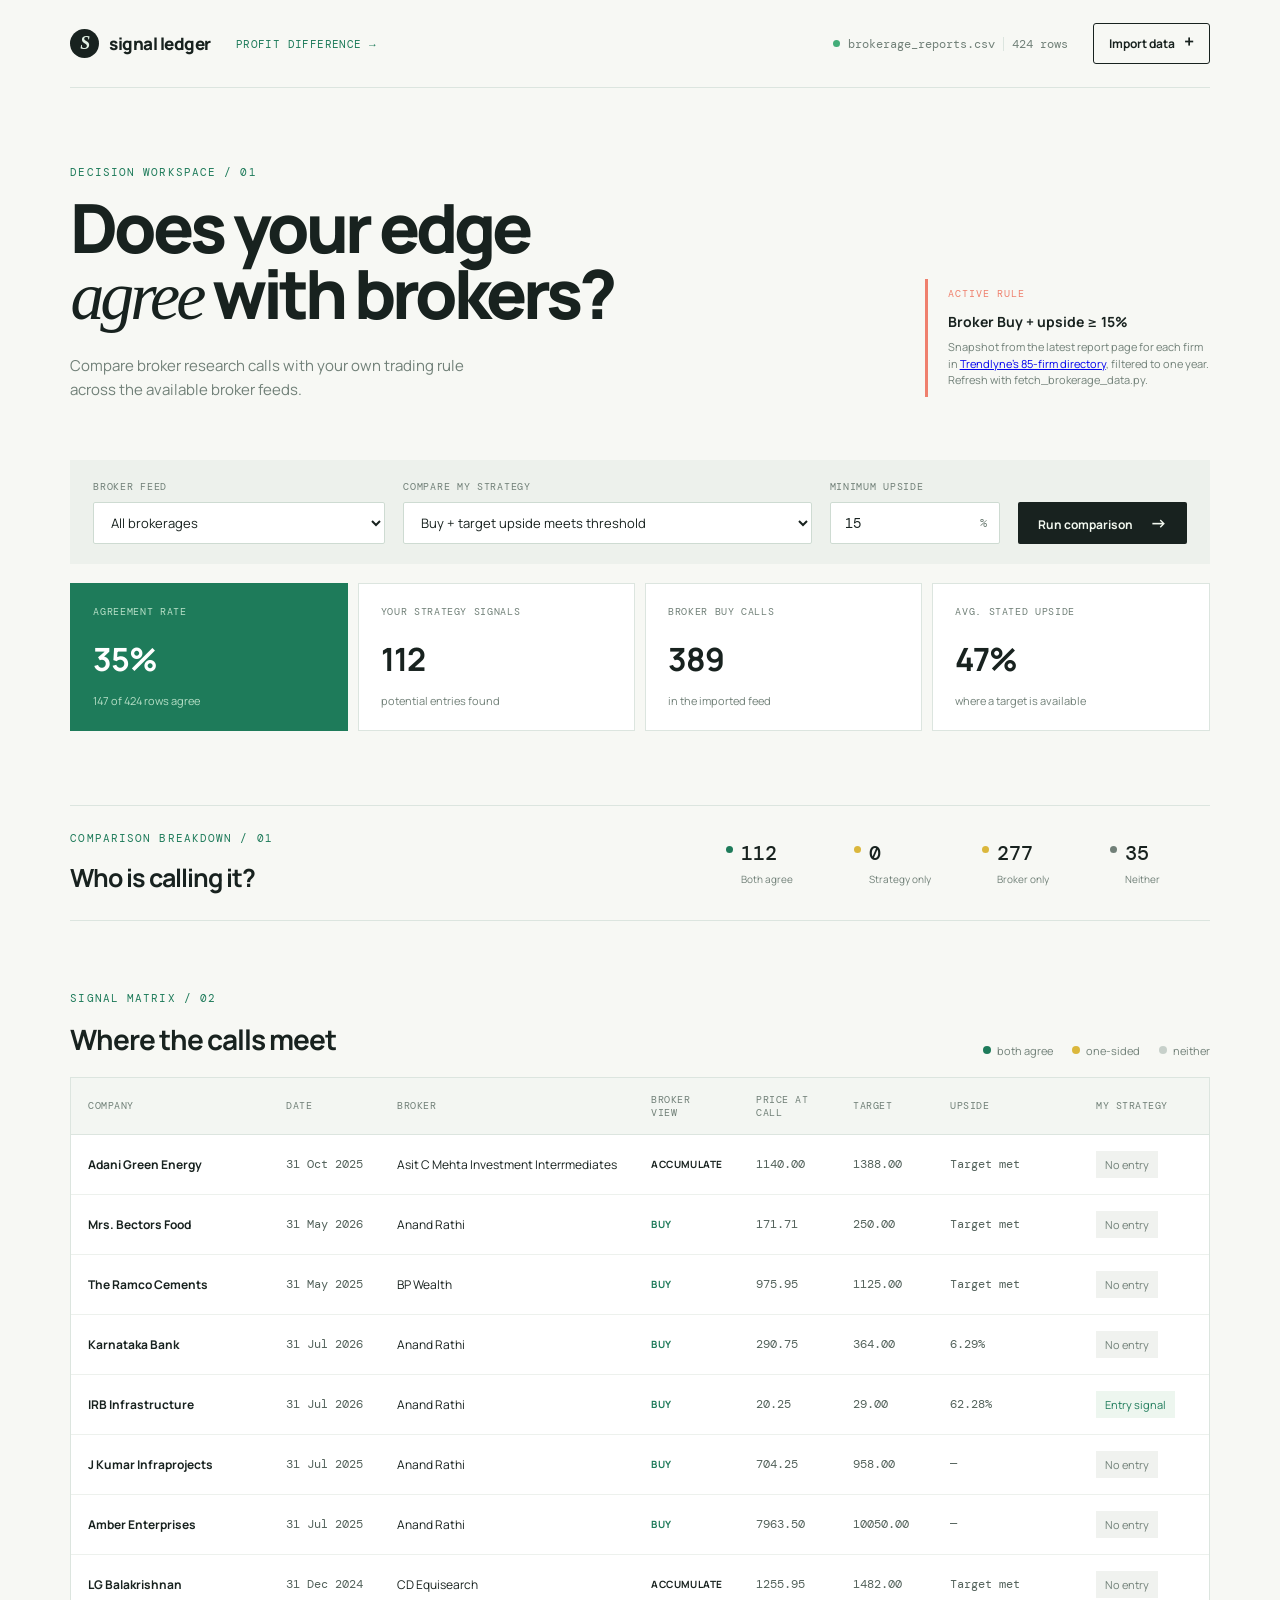
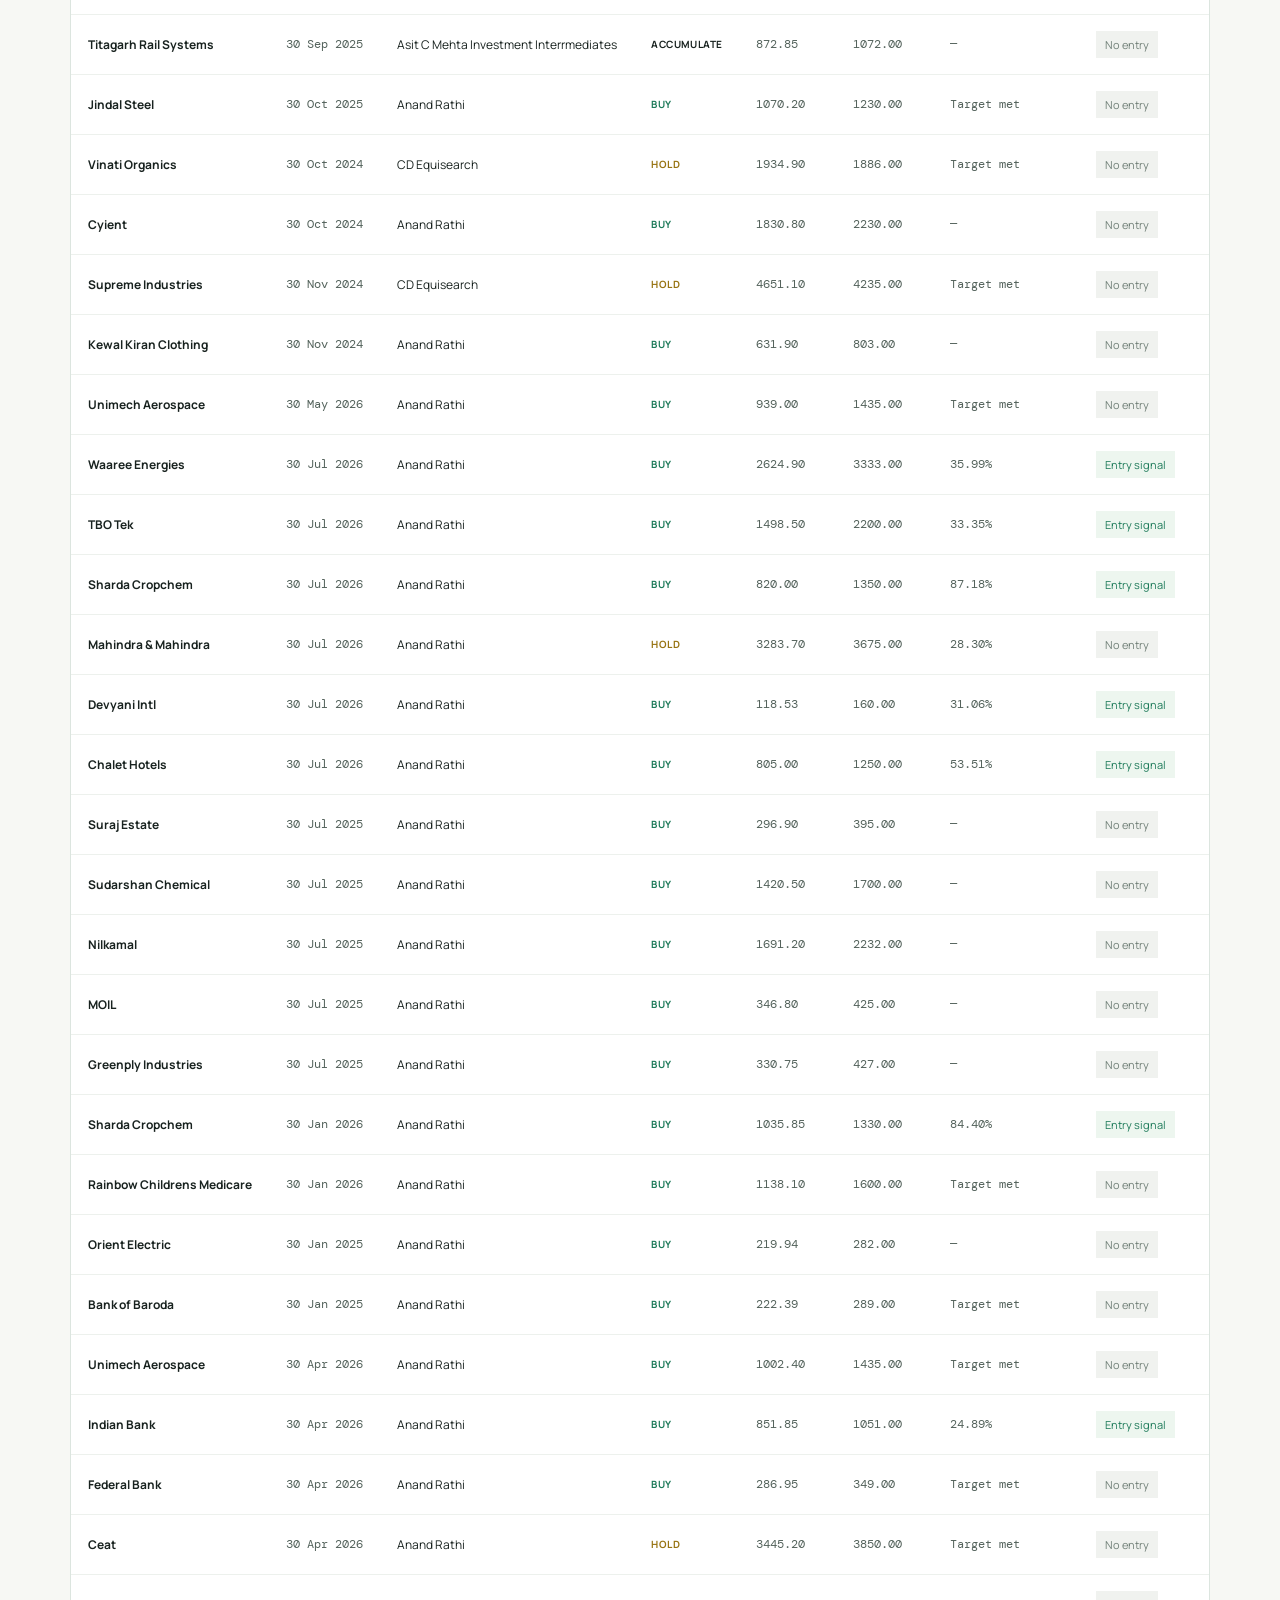
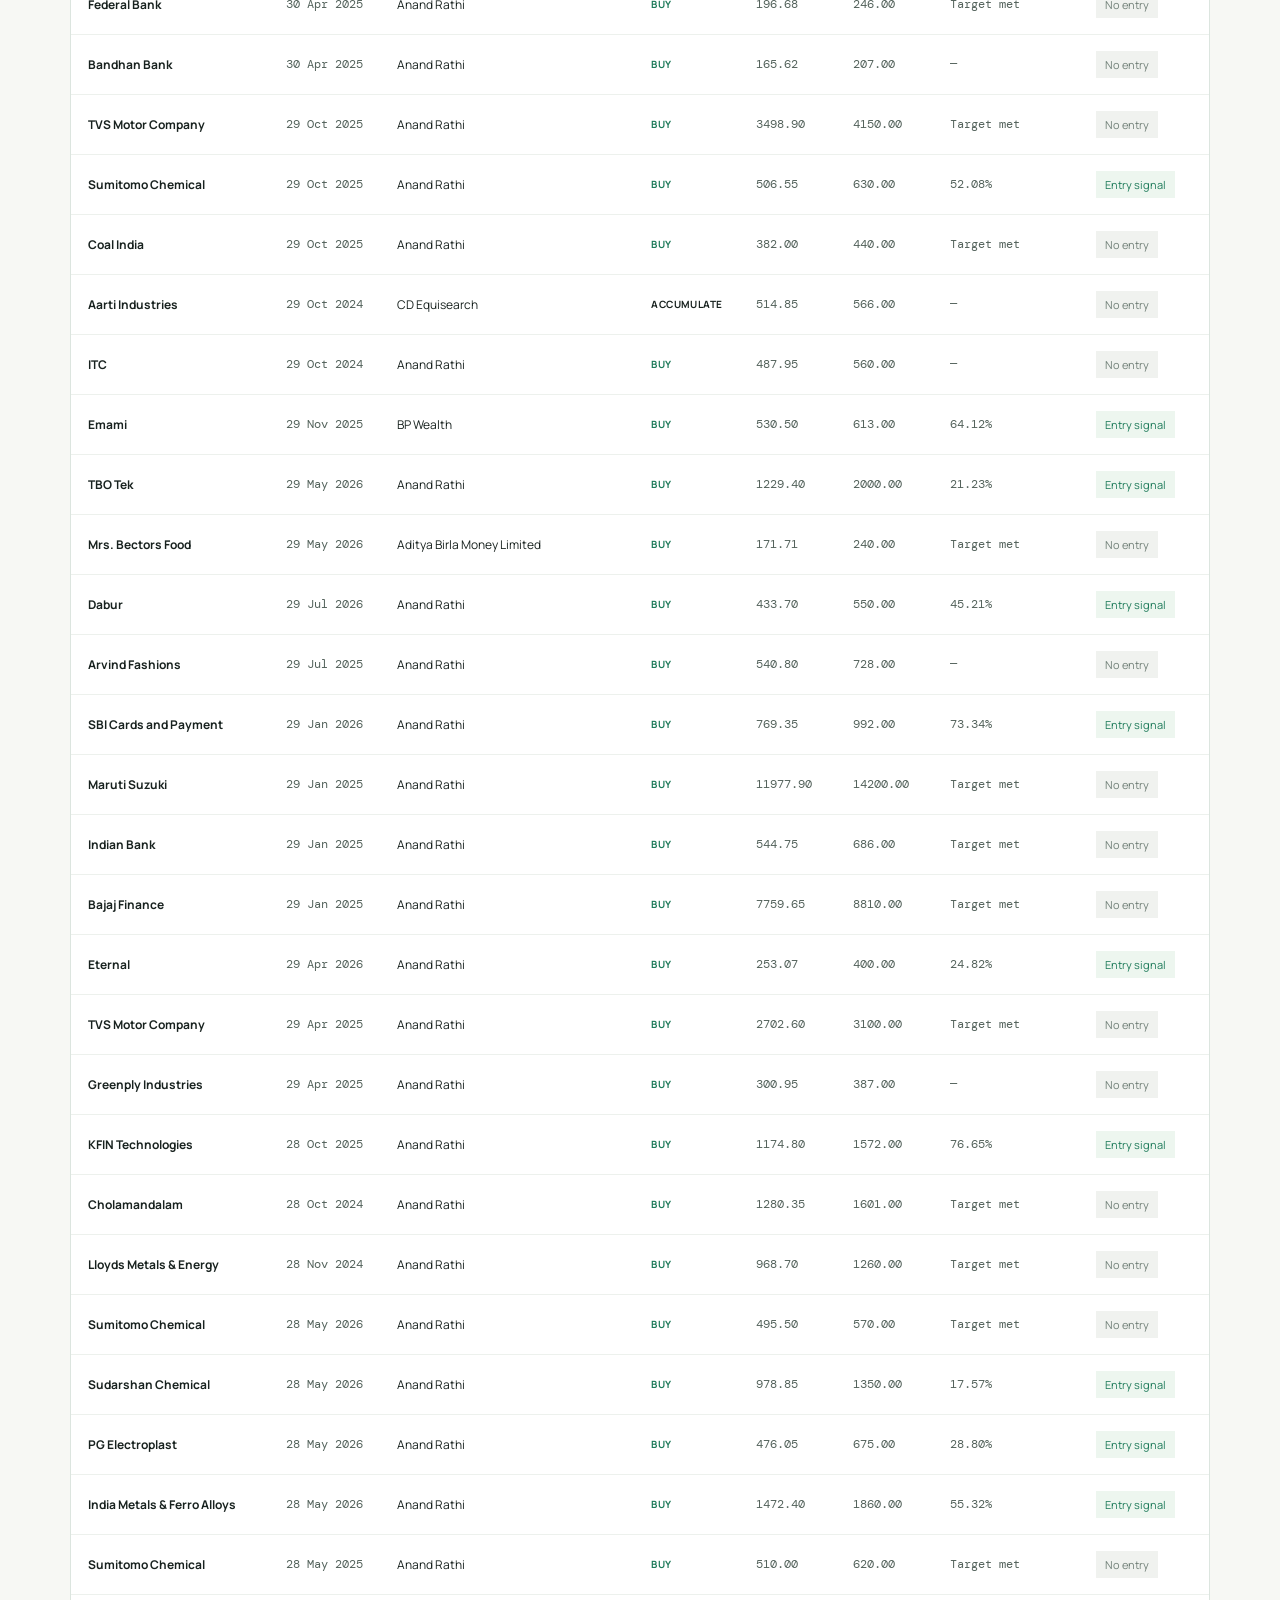
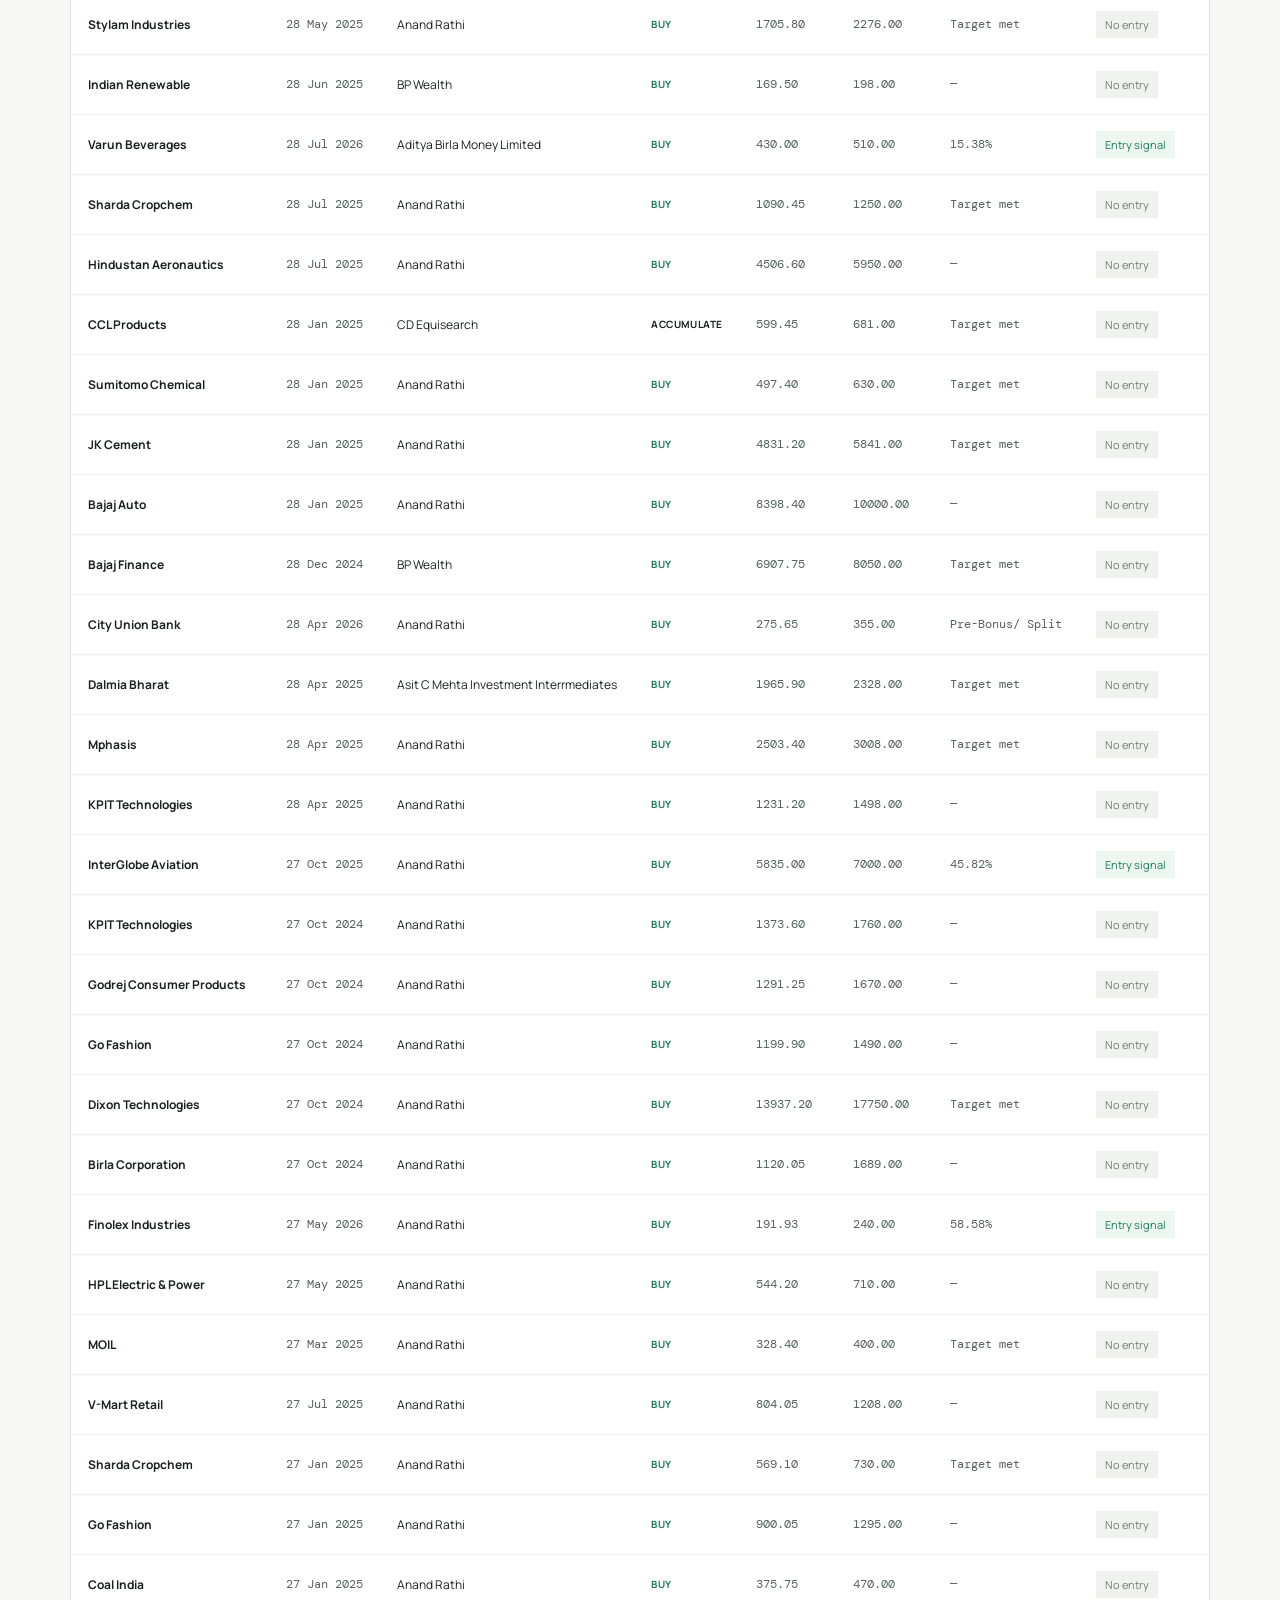
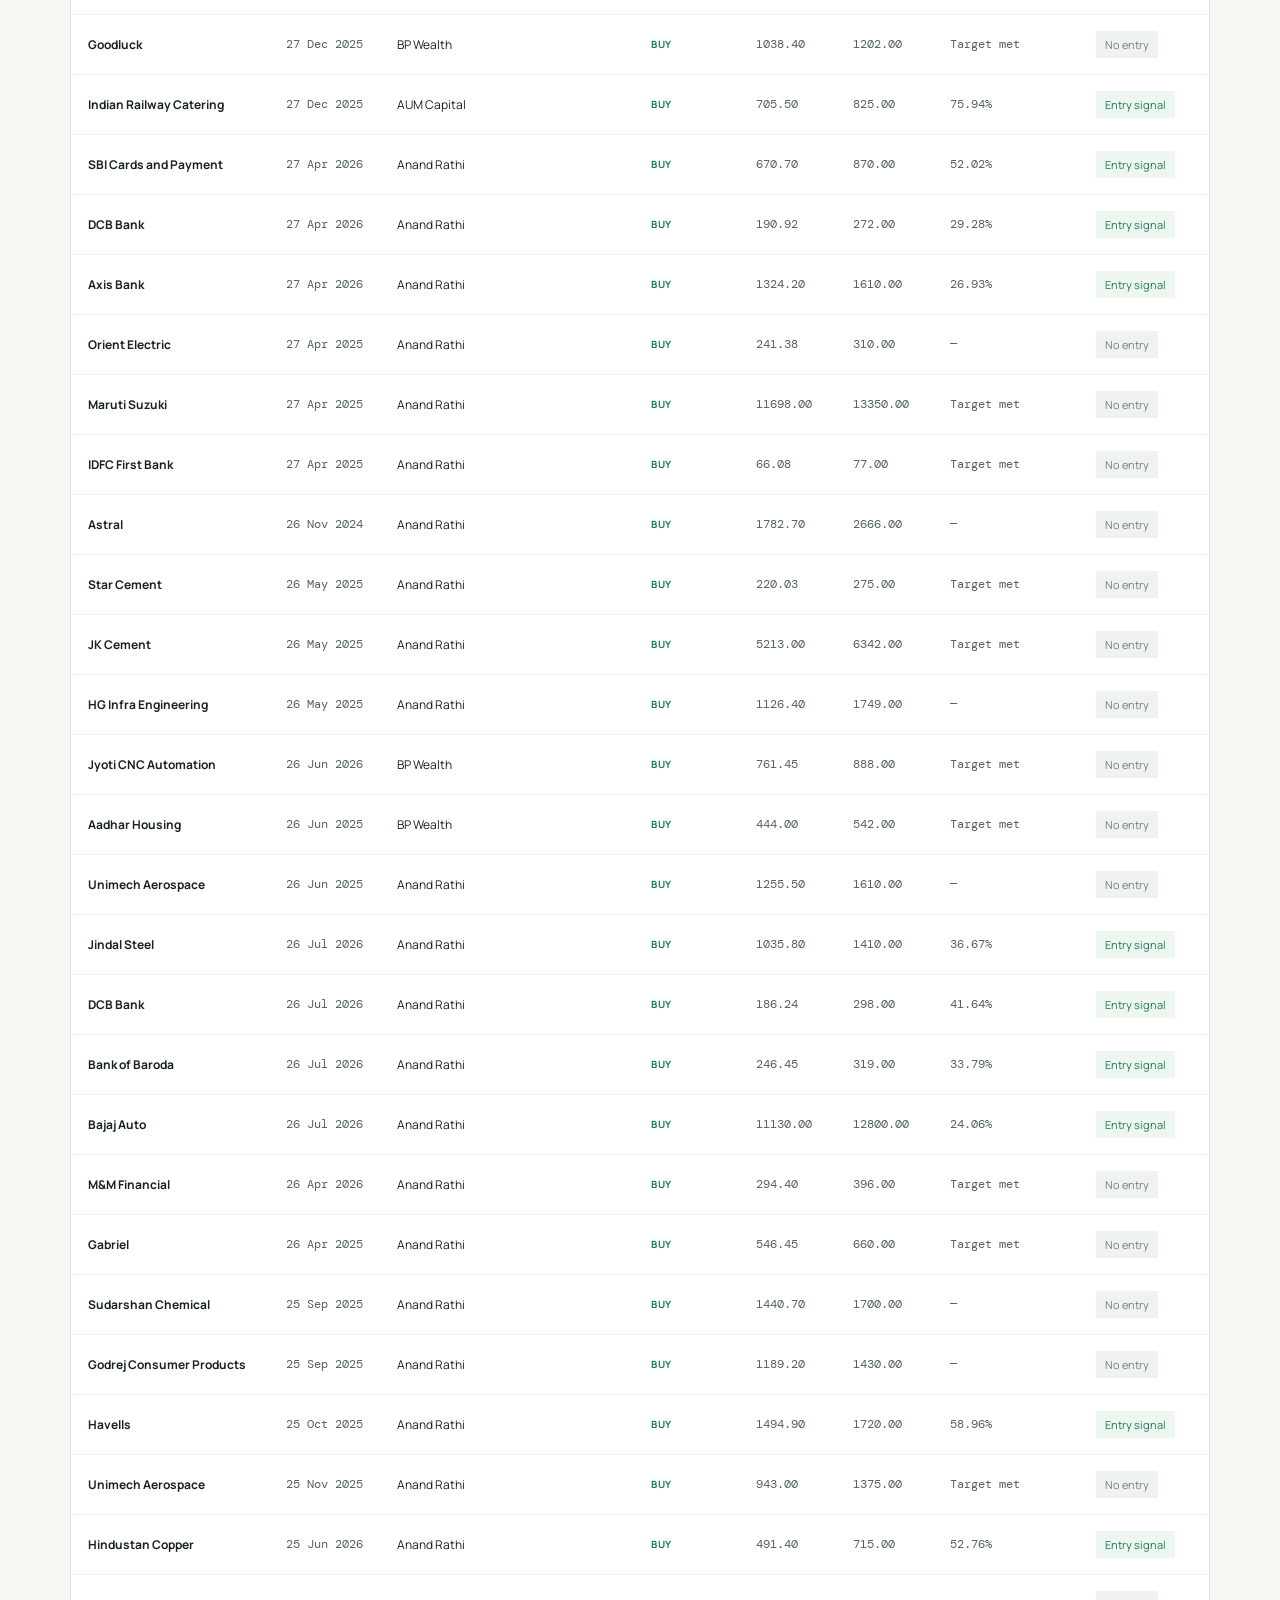
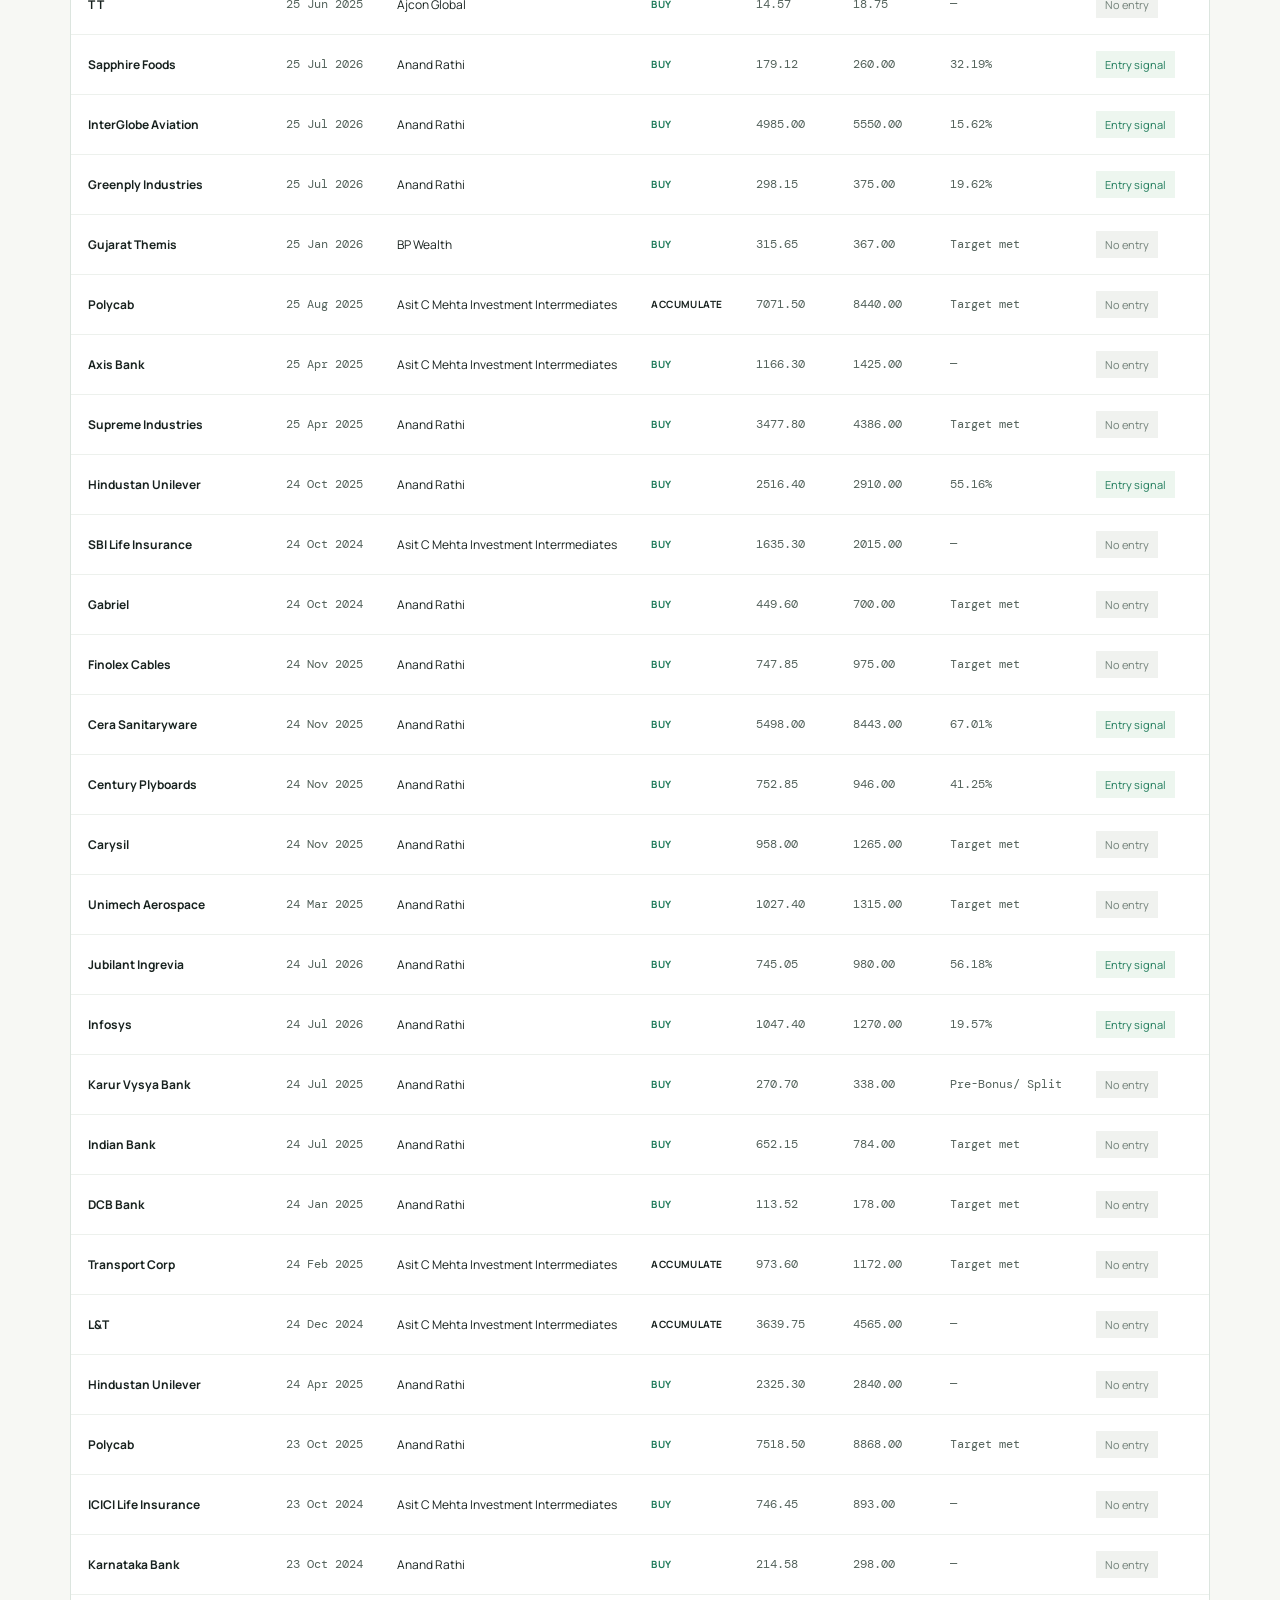
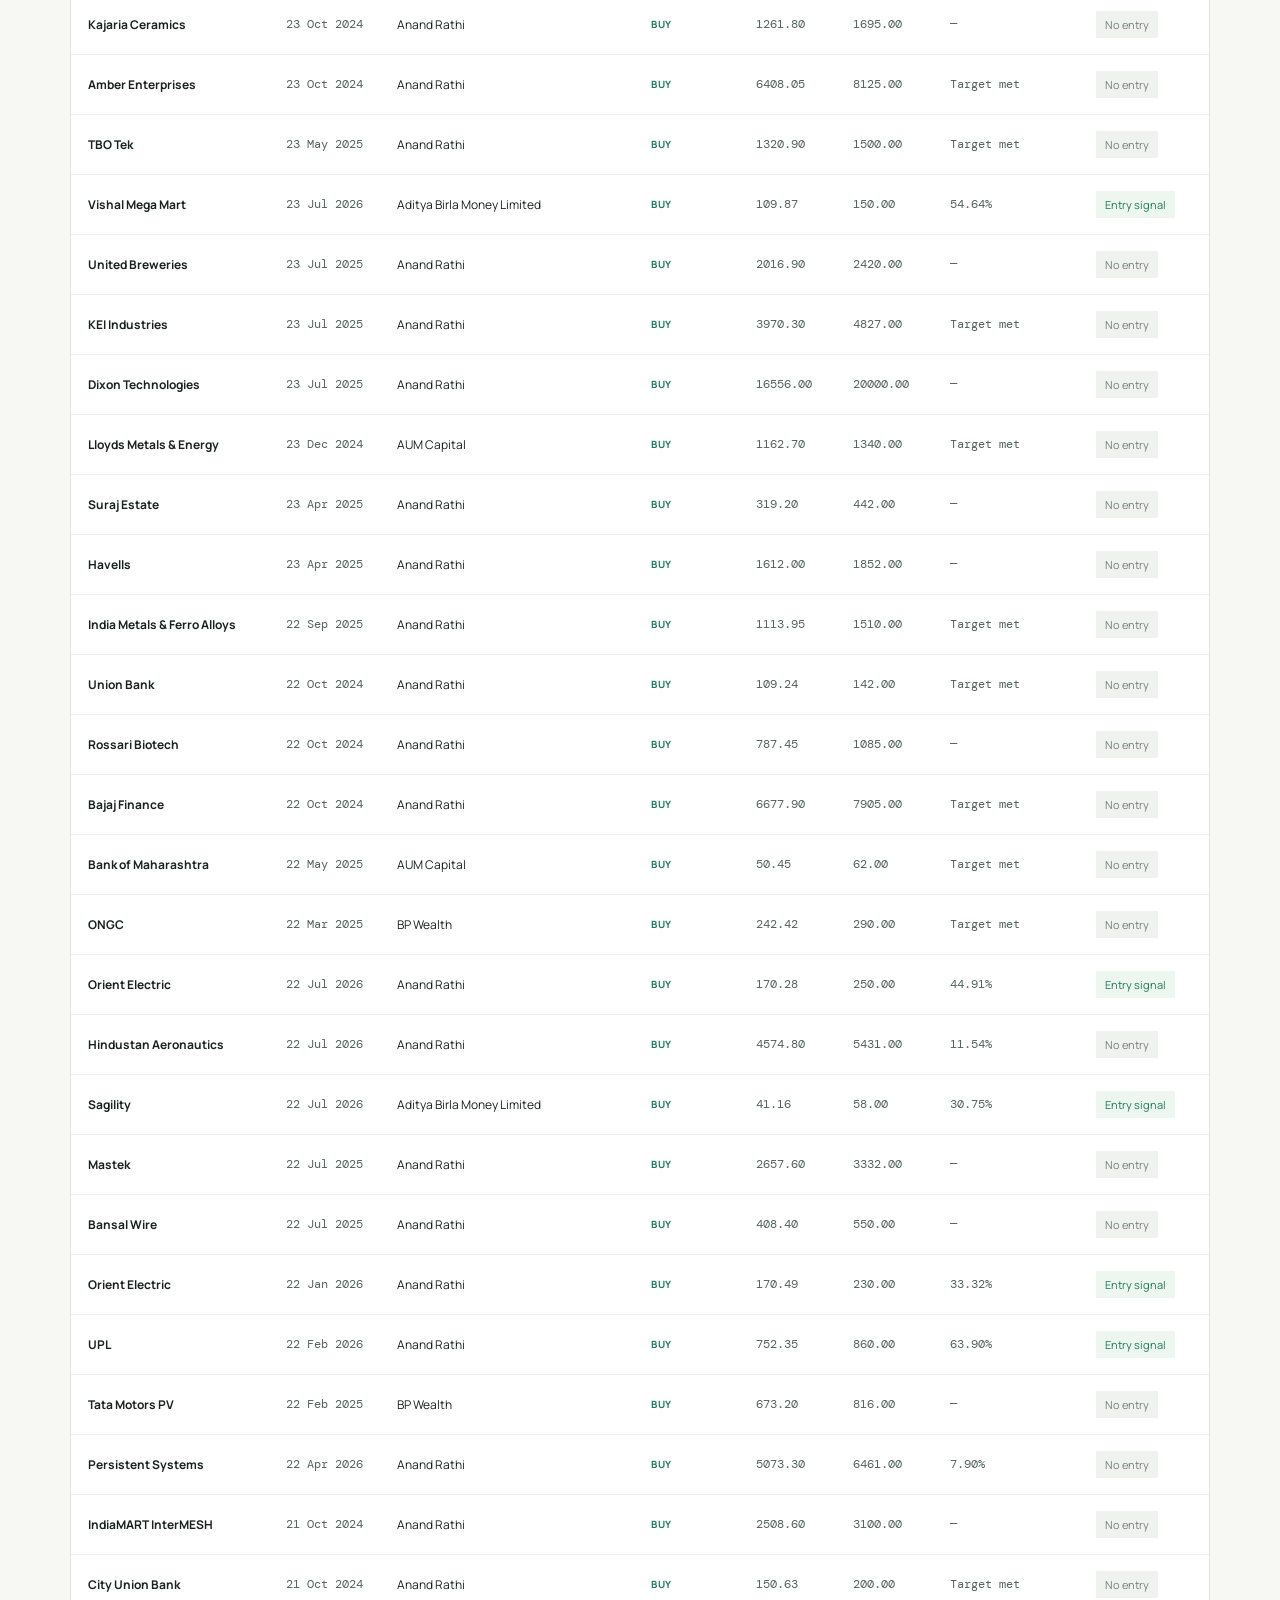
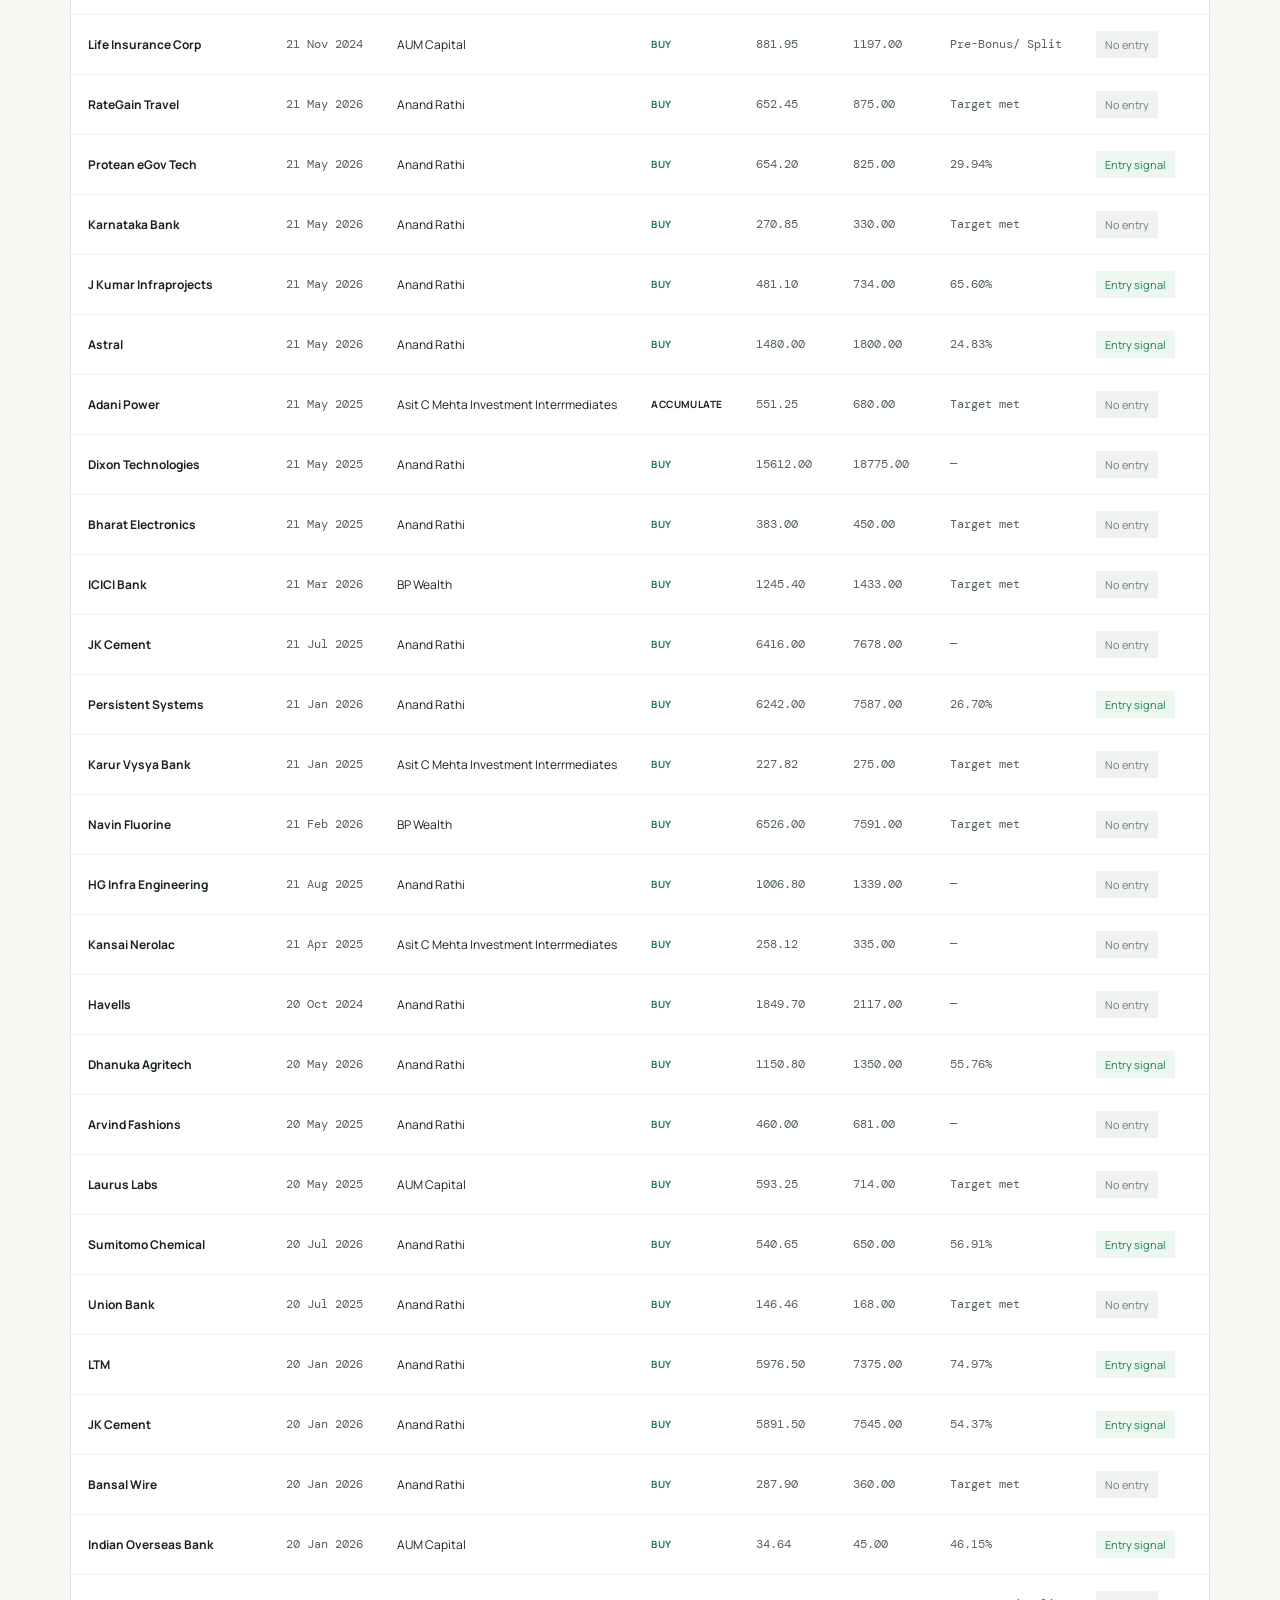
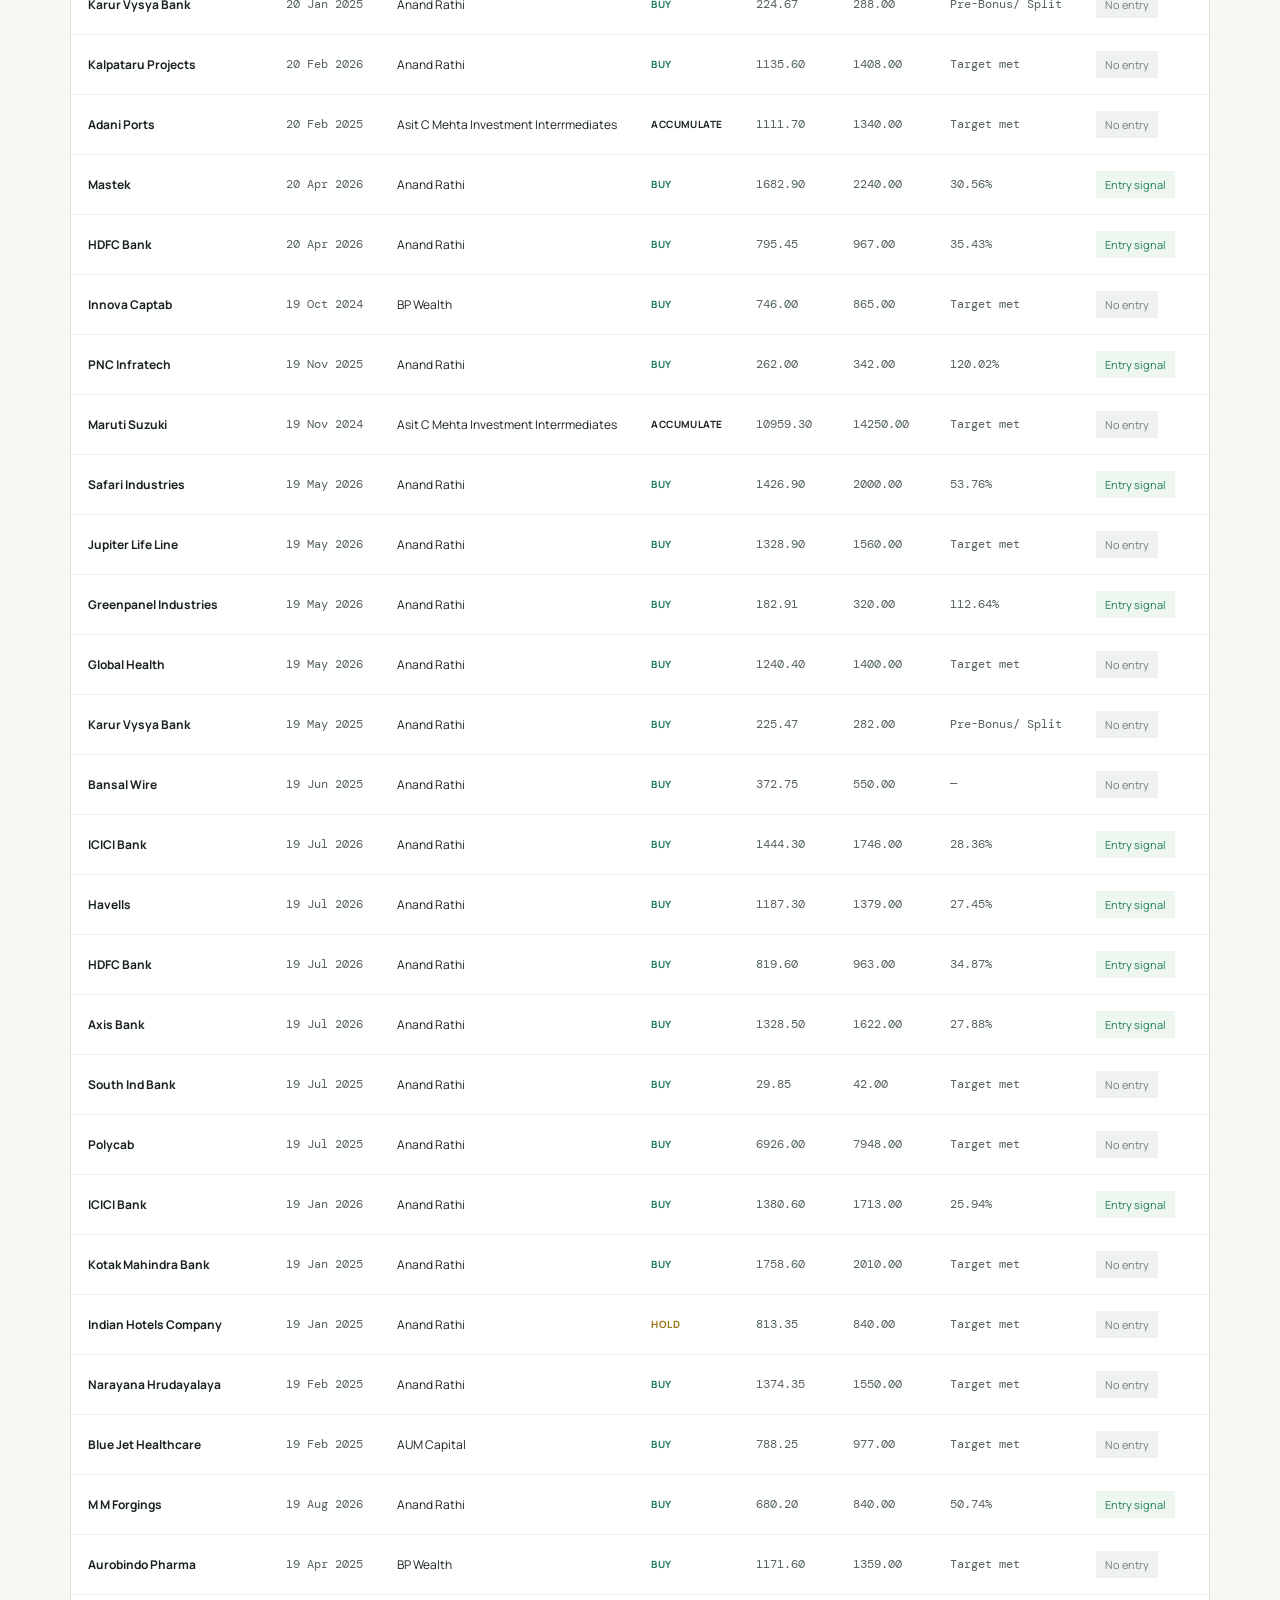
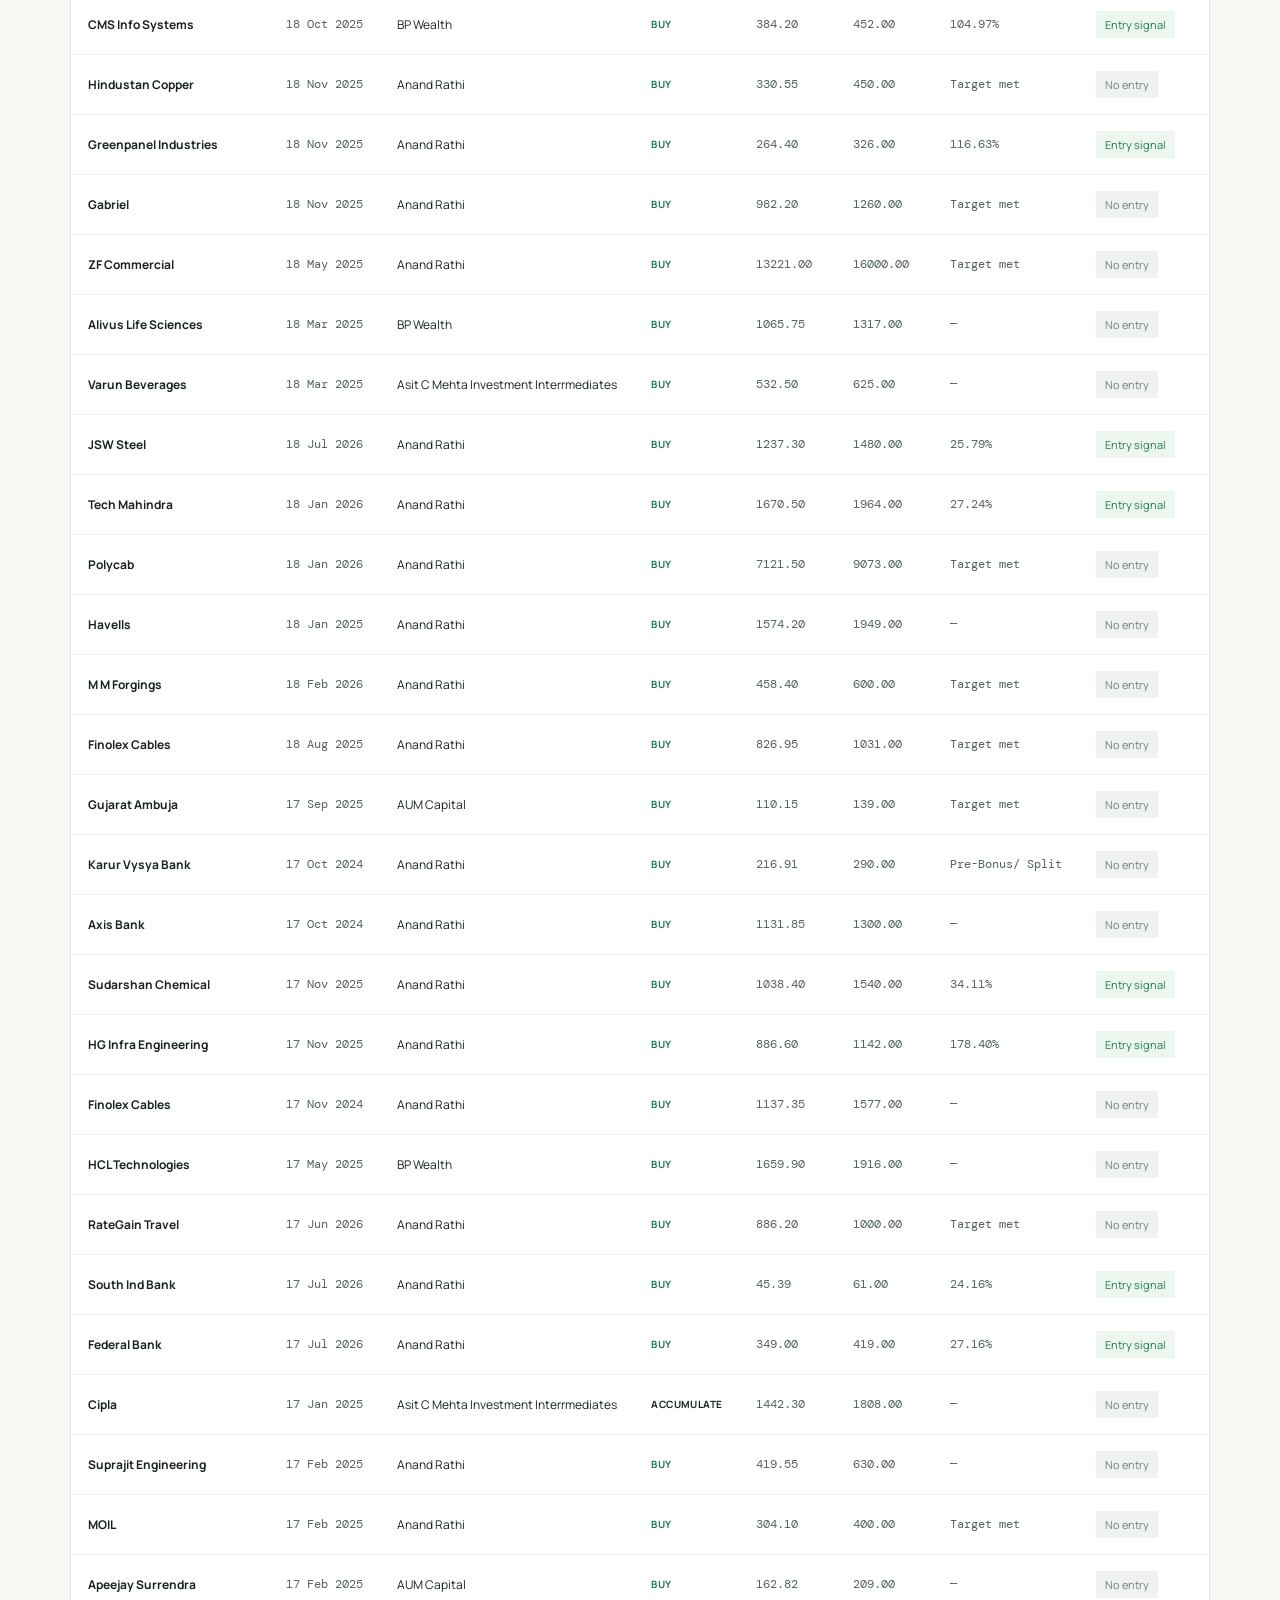
<file: index.html>
<!doctype html>
<html lang="en">
<head>
  <meta charset="utf-8">
  <meta name="viewport" content="width=device-width, initial-scale=1">
  <title>Signal Ledger | Broker vs Strategy</title>
  <link rel="preconnect" href="https://fonts.googleapis.com">
  <link rel="preconnect" href="https://fonts.gstatic.com" crossorigin>
  <link href="https://fonts.googleapis.com/css2?family=DM+Mono:wght@400;500&family=Manrope:wght@400;500;600;700;800&display=swap" rel="stylesheet">
  <script src="https://cdn.sheetjs.com/xlsx-0.20.3/package/dist/xlsx.full.min.js"></script>
  <link rel="stylesheet" href="styles.css">
  <style>
    .comparison-strip{display:flex;justify-content:space-between;align-items:center;border-top:1px solid var(--line);border-bottom:1px solid var(--line);padding:25px 0;margin-bottom:70px;gap:28px}.comparison-strip h2{font-size:25px;letter-spacing:-1px;margin:0}.breakdown-grid{display:grid;grid-template-columns:repeat(4,minmax(100px,1fr));gap:28px}.breakdown-grid>div{min-width:100px;position:relative;padding-left:15px}.breakdown-dot{position:absolute;left:0;top:6px;width:7px;height:7px;border-radius:50%;background:var(--muted)}.breakdown-dot.both{background:var(--green)}.breakdown-dot.strategy-only,.breakdown-dot.broker-only{background:#dbb73c}.breakdown-grid strong{display:block;font:500 20px "DM Mono",monospace}.breakdown-grid small{display:block;color:var(--muted);font-size:10px;margin-top:6px;white-space:nowrap}.read i{display:inline-block;width:7px;height:7px;border-radius:50%;background:var(--green);margin-right:6px}.read i.review{background:#dbb73c}.read i.none{background:#c7d0ca}.diff-link{color:var(--green);font:11px "DM Mono",monospace;text-decoration:none;text-transform:uppercase;letter-spacing:.4px;white-space:nowrap}@media(max-width:700px){.comparison-strip{display:block;margin-bottom:55px}.breakdown-grid{grid-template-columns:repeat(2,1fr);gap:22px;margin-top:24px}.diff-link{display:none}}
  </style>
</head>
<body>
  <div class="shell">
    <header class="topbar">
      <a class="brand" href="#"><span class="brand-mark">S</span><span>signal ledger</span></a>
      <a class="diff-link" href="difference.html">Profit difference →</a>
      <div class="source-status"><span class="status-dot"></span><span id="sourceName">icicidirect.csv</span><span class="divider"></span><span id="rowCount">0 rows</span></div>
      <label class="upload-button" for="fileInput">Import data <span>+</span></label>
      <input id="fileInput" type="file" accept=".csv,.xlsx,.xls" hidden>
    </header>

    <main>
      <section class="intro">
        <div>
          <p class="eyebrow">Decision workspace / 01</p>
          <h1>Does your edge<br><em>agree</em> with brokers?</h1>
          <p class="lede">Compare broker research calls with your own trading rule across the available broker feeds.</p>
        </div>
        <div class="rule-card">
          <span class="rule-label">Active rule</span>
          <strong id="ruleSummary">Broker Buy + upside &ge; 15%</strong>
          <span class="rule-note">Snapshot from the latest report page for each firm in <a href="https://trendlyne.com/research-reports/" target="_blank" rel="noreferrer">Trendlyne’s 85-firm directory</a>, filtered to one year. Refresh with fetch_brokerage_data.py.</span>
        </div>
      </section>

      <section class="controls" aria-label="Strategy controls">
        <div class="control-block">
          <label for="brokerSelect">Broker feed</label>
          <select id="brokerSelect"><option value="all">All brokerages</option></select>
        </div>
        <div class="control-block strategy-control">
          <label for="strategySelect">Compare my strategy</label>
          <select id="strategySelect">
            <option value="aligned">Buy + target upside meets threshold</option>
            <option value="upside">Target upside only meets threshold</option>
            <option value="buy">Broker recommendation is Buy</option>
            <option value="dma" disabled>Price above 10-DMA (requires OHLC data)</option>
          </select>
        </div>
        <div class="control-block threshold-control">
          <label for="threshold">Minimum upside</label>
          <div class="number-input"><input id="threshold" type="number" min="0" max="100" value="15"><span>%</span></div>
        </div>
        <button id="runButton" class="run-button">Run comparison <span>→</span></button>
      </section>

      <section class="metrics" aria-label="Summary metrics">
        <article class="metric-card accent"><span class="metric-label">Agreement rate</span><strong id="agreementMetric">—</strong><span class="metric-foot" id="agreementFoot">Run a comparison to calculate</span></article>
        <article class="metric-card"><span class="metric-label">Your strategy signals</span><strong id="strategyMetric">—</strong><span class="metric-foot">potential entries found</span></article>
        <article class="metric-card"><span class="metric-label">Broker buy calls</span><strong id="brokerMetric">—</strong><span class="metric-foot">in the imported feed</span></article>
        <article class="metric-card"><span class="metric-label">Avg. stated upside</span><strong id="upsideMetric">—</strong><span class="metric-foot">where a target is available</span></article>
      </section>

      <section class="comparison-strip" aria-label="Strategy and broker comparison">
        <div><p class="eyebrow">Comparison breakdown / 01</p><h2>Who is calling it?</h2></div>
        <div class="breakdown-grid">
          <div><span class="breakdown-dot both"></span><strong id="bothMetric">—</strong><small>Both agree</small></div>
          <div><span class="breakdown-dot strategy-only"></span><strong id="strategyOnlyMetric">—</strong><small>Strategy only</small></div>
          <div><span class="breakdown-dot broker-only"></span><strong id="brokerOnlyMetric">—</strong><small>Broker only</small></div>
          <div><span class="breakdown-dot neither"></span><strong id="neitherMetric">—</strong><small>Neither</small></div>
        </div>
      </section>

      <section class="results-section">
        <div class="section-heading"><div><p class="eyebrow">Signal matrix / 02</p><h2>Where the calls meet</h2></div><div class="legend"><span class="legend-item"><i class="match"></i> both agree</span><span class="legend-item"><i class="watch"></i> one-sided</span><span class="legend-item"><i class="neutral"></i> neither</span></div></div>
        <div class="table-wrap"><table><thead><tr><th>Company</th><th>Date</th><th>Broker</th><th>Broker view</th><th>Price at call</th><th>Target</th><th>Upside</th><th>My strategy</th><th>Read</th></tr></thead><tbody id="resultsBody"></tbody></table><div id="emptyState" class="empty-state">Loading recommendation feed...</div></div>
      </section>
    </main>
    <footer><span>Signal ledger</span><span>Research aid, not investment advice.</span><span id="updatedAt">—</span></footer>
  </div>
  <script src="app.js"></script>
</body>
</html>
</file>
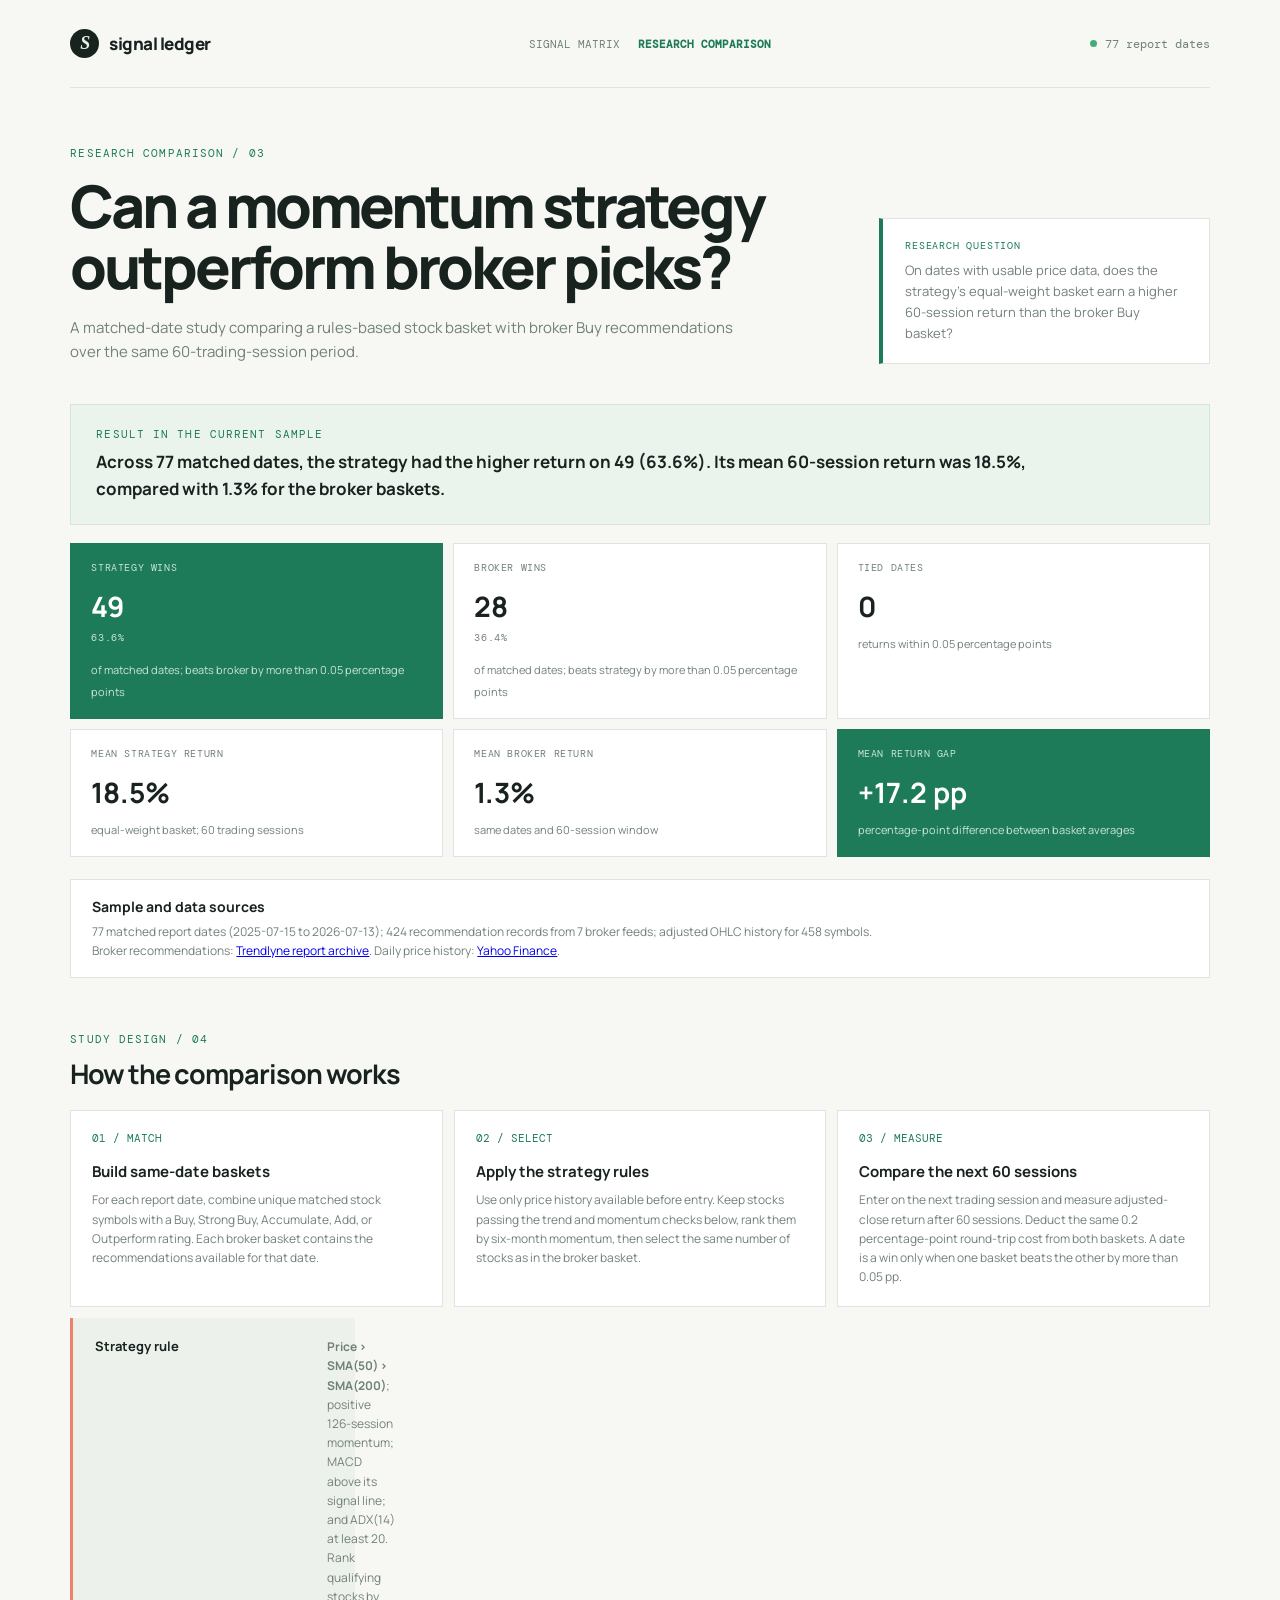
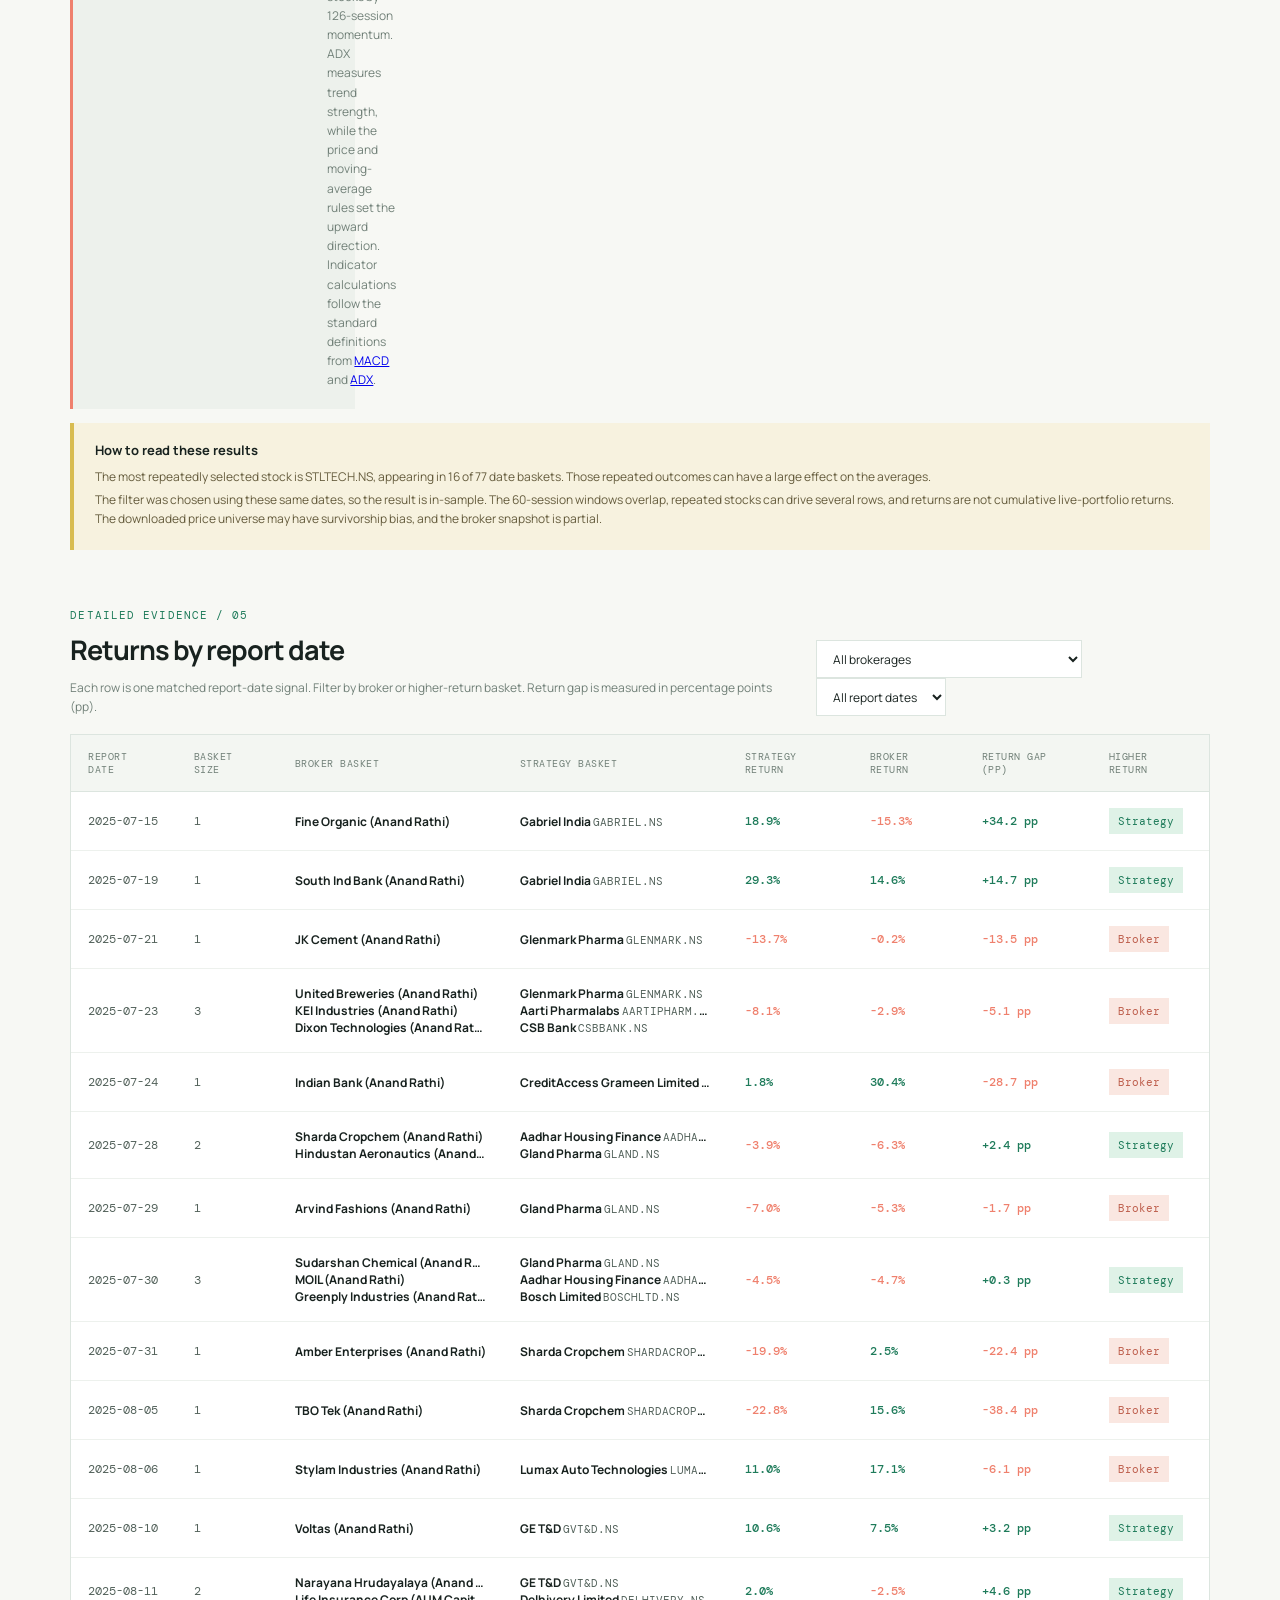
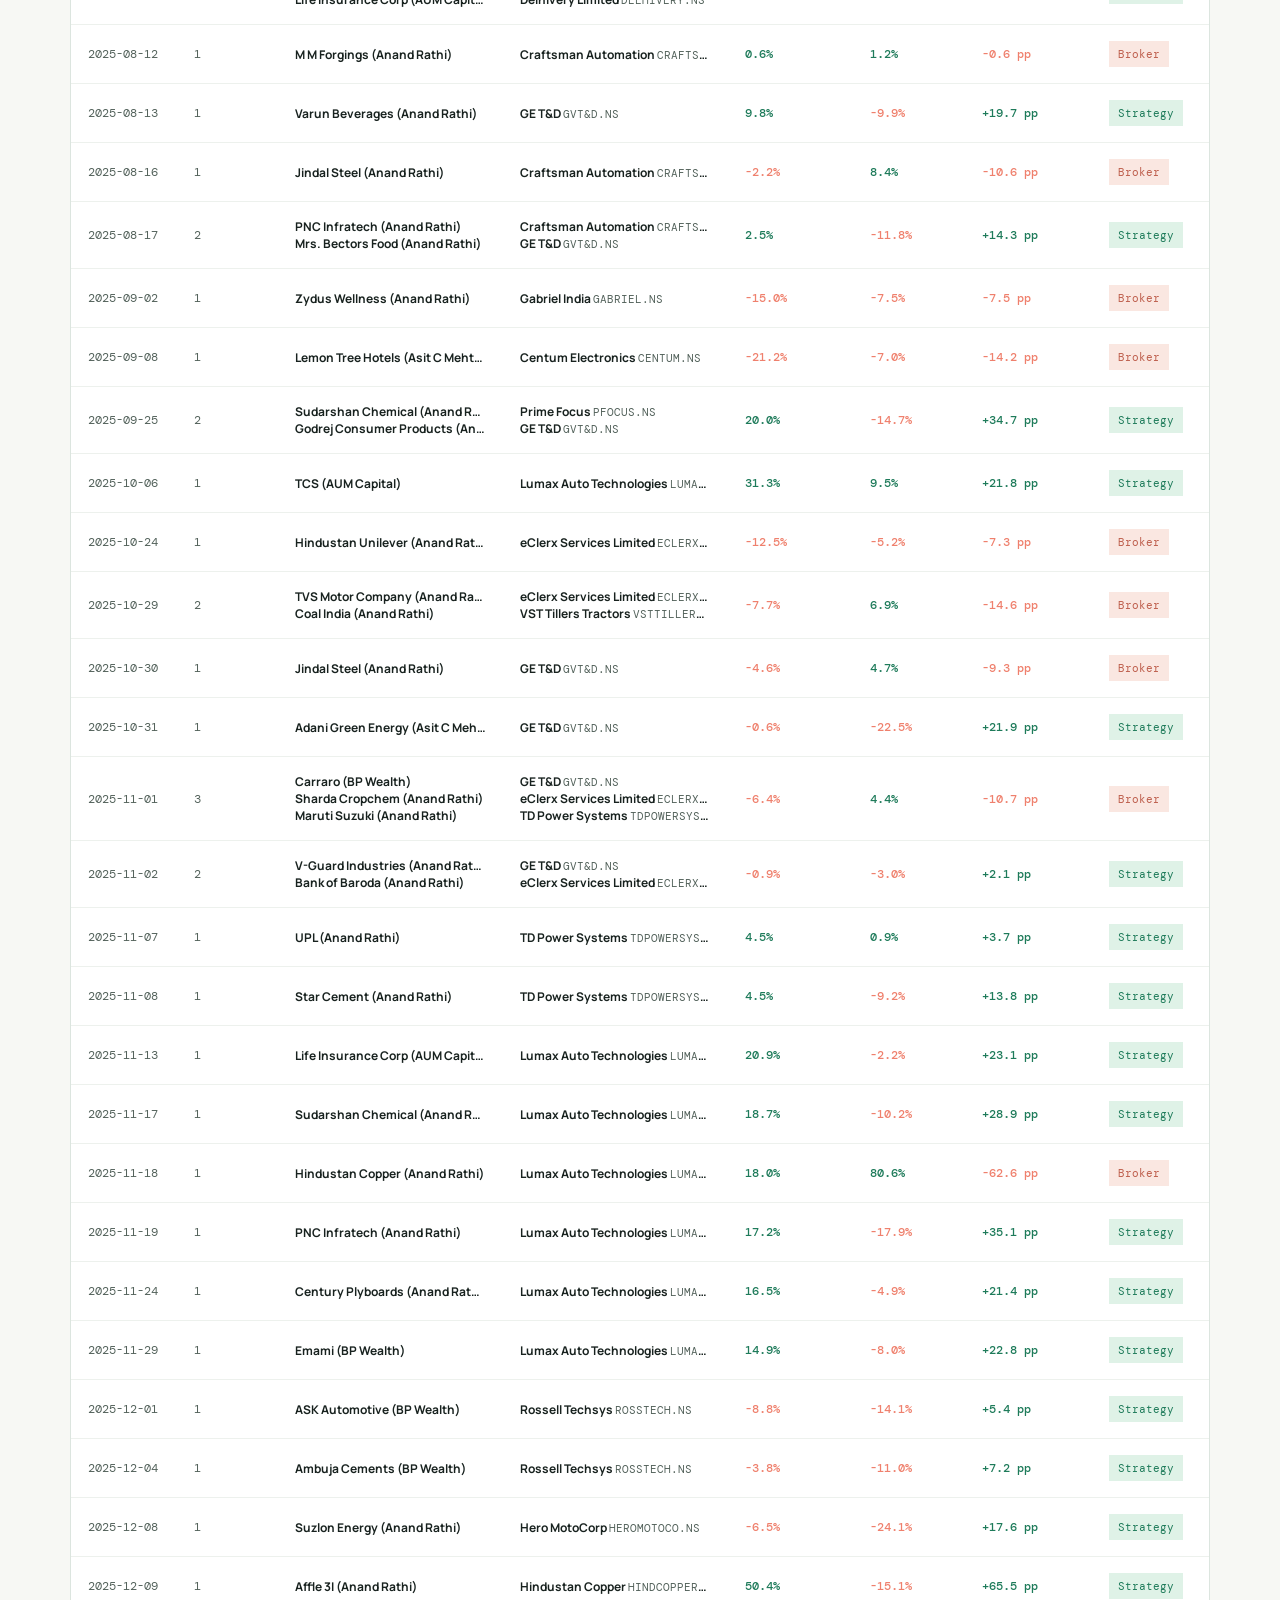
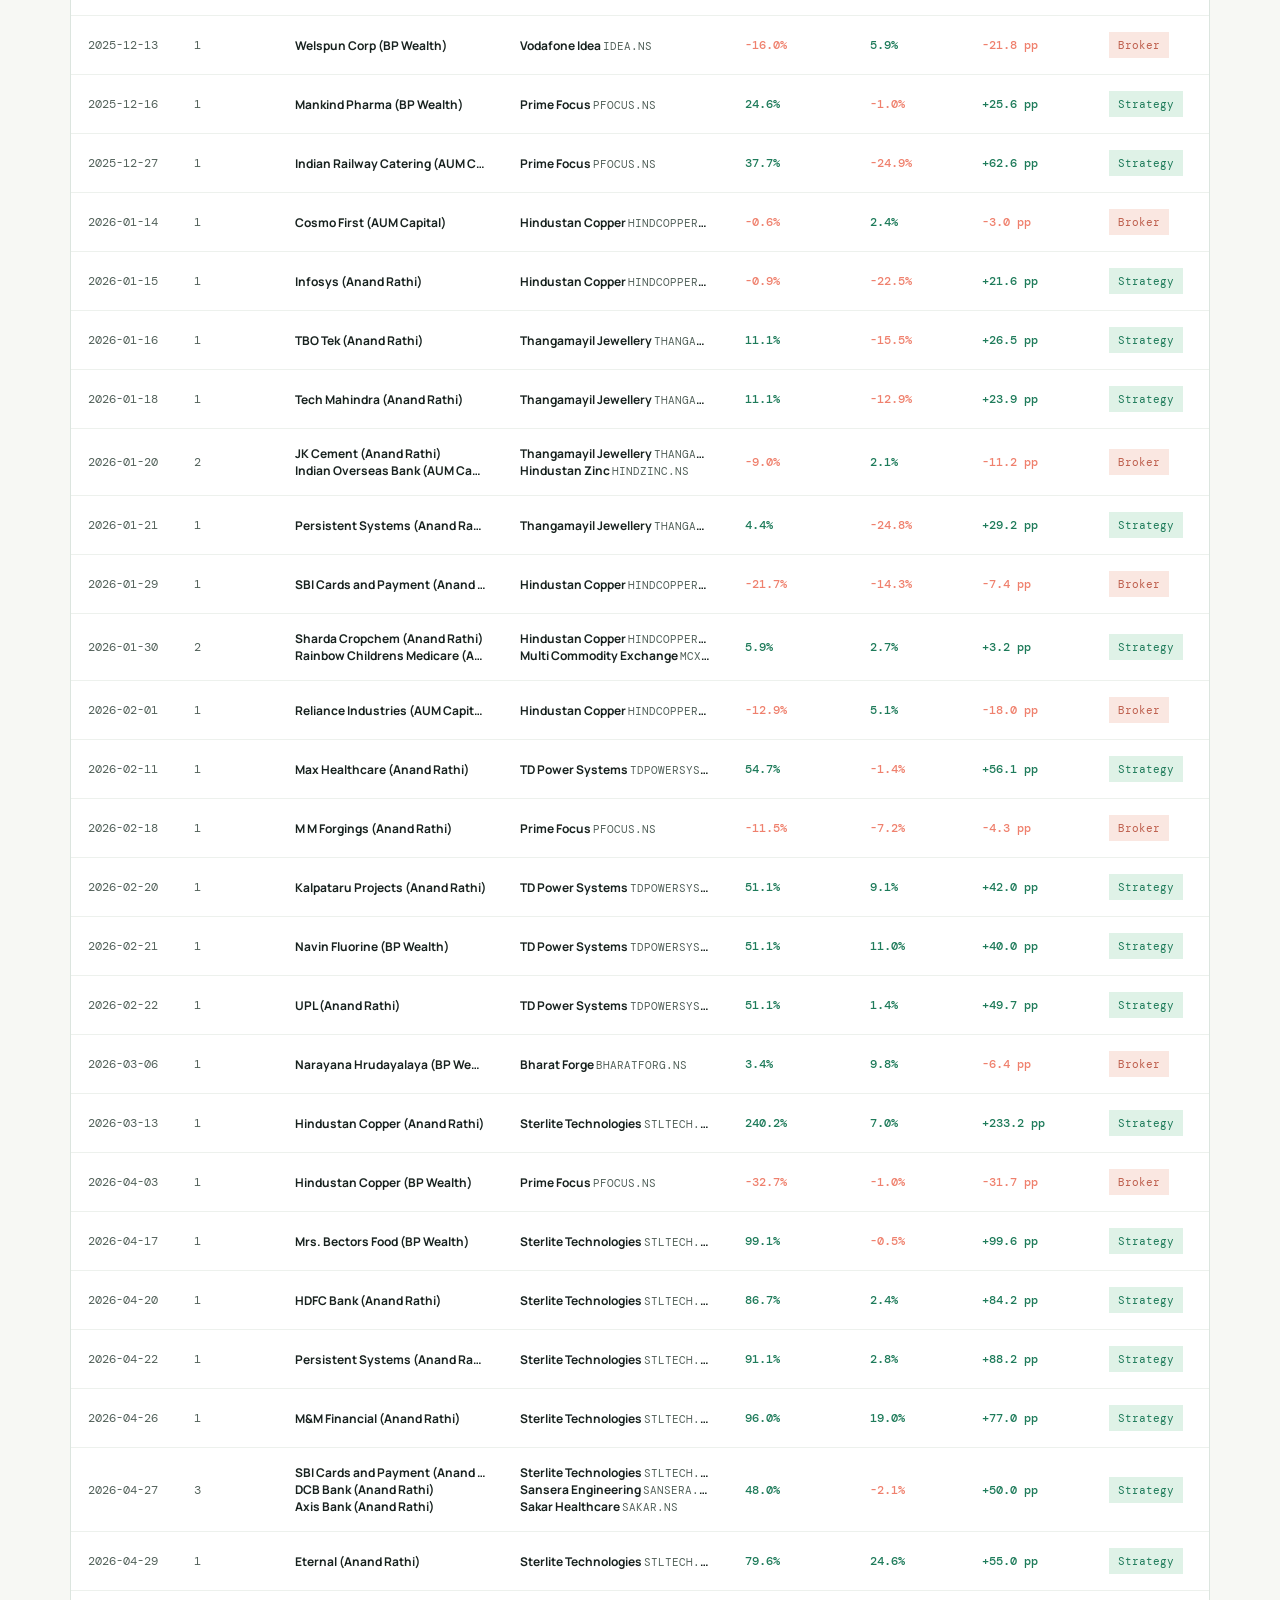
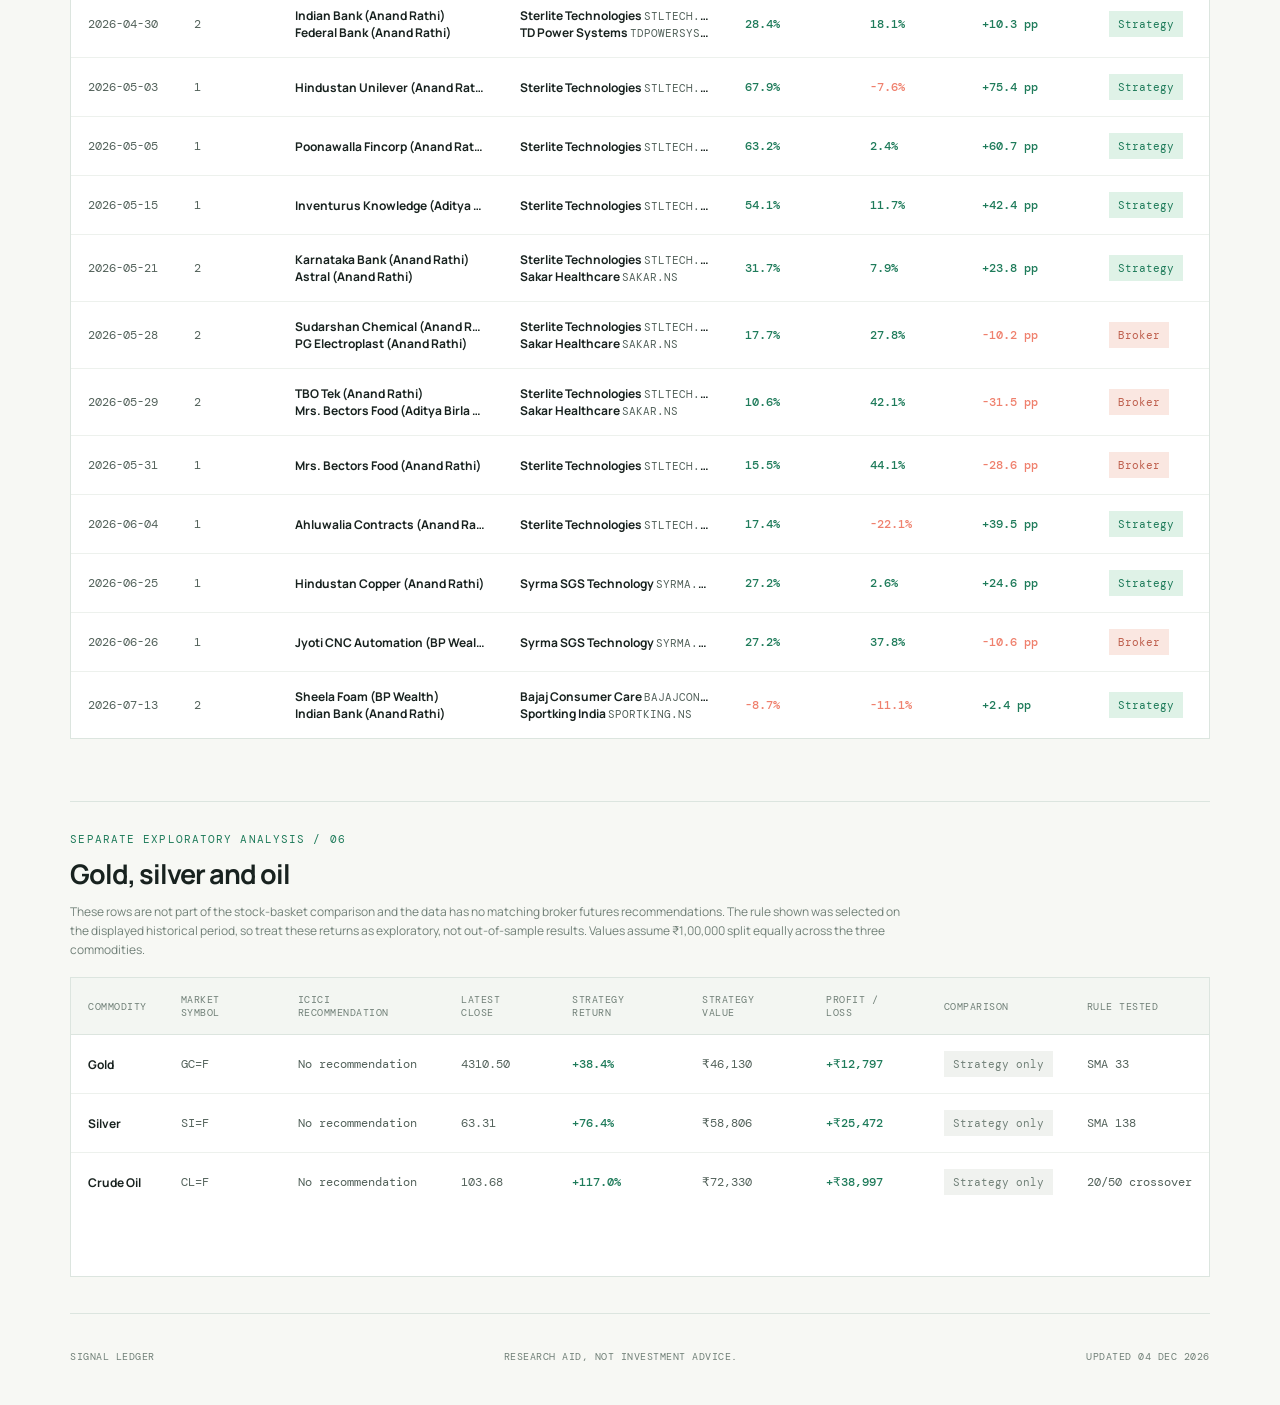
<file: difference.html>
<!doctype html>
<html lang="en">
<head>
  <meta charset="utf-8">
  <meta name="viewport" content="width=device-width, initial-scale=1">
  <title>Research comparison | Momentum strategy vs. broker picks</title>
  <link rel="preconnect" href="https://fonts.googleapis.com">
  <link rel="preconnect" href="https://fonts.gstatic.com" crossorigin>
  <link href="https://fonts.googleapis.com/css2?family=DM+Mono:wght@400;500&family=Manrope:wght@400;500;600;700;800&display=swap" rel="stylesheet">
  <link rel="stylesheet" href="styles.css">
  <style>
    .page-nav{display:flex;gap:18px;margin-left:auto;font:11px "DM Mono",monospace;text-transform:uppercase}.page-nav a{color:var(--muted);text-decoration:none}.page-nav a.active{color:var(--green);font-weight:700}
    .study-hero{padding:58px 0 32px;display:grid;grid-template-columns:minmax(0,1.4fr) minmax(250px,.6fr);gap:38px;align-items:end}.study-hero h1{max-width:850px;font-size:clamp(38px,4.6vw,64px);letter-spacing:-3px;line-height:1.04;margin:0;font-weight:800}.study-hero .lede{max-width:690px;margin-top:19px}.question-card{background:#fff;border:1px solid var(--line);border-left:4px solid var(--green);padding:20px 22px;color:var(--muted);font-size:13px;line-height:1.6}.question-card strong{display:block;margin-bottom:8px;color:var(--green);font:10px "DM Mono",monospace;text-transform:uppercase;letter-spacing:.8px}.question-card p{margin:0}.summary-card{background:#eaf3ec;border:1px solid #d5e5d8;padding:22px 25px;margin:8px 0 18px}.summary-card .eyebrow{margin-bottom:8px}.summary-sentence{font-size:17px;line-height:1.55;font-weight:700;margin:0;max-width:1000px}.profit-metrics{display:grid;grid-template-columns:repeat(3,1fr);gap:10px;margin-bottom:22px}.profit-metric{background:var(--panel);border:1px solid var(--line);padding:17px 20px;min-height:112px}.profit-metric.accent{background:var(--green);border-color:var(--green);color:white}.profit-metric span{display:block;font:10px "DM Mono",monospace;text-transform:uppercase;letter-spacing:.6px;color:var(--muted);margin-bottom:13px}.profit-metric.accent span,.profit-metric.accent small{color:#c9e5d3}.profit-metric strong{display:block;font-size:28px;margin-bottom:6px}.profit-metric small{font-size:11px;color:var(--muted);line-height:1.45}.sample-band{background:#fff;border:1px solid var(--line);padding:17px 21px;margin-bottom:54px}.sample-band h2{font-size:14px;margin:0 0 7px}.sample-band p{font-size:12px;color:var(--muted);line-height:1.55;margin:0}.method-section{margin:0 0 58px}.section-heading{display:flex;justify-content:space-between;align-items:end;gap:20px;margin-bottom:18px}.section-heading h2{font-size:27px;letter-spacing:-1px;margin:0}.section-heading .eyebrow{margin-bottom:9px}.method-grid{display:grid;grid-template-columns:repeat(3,1fr);gap:11px}.method-card{background:var(--panel);border:1px solid var(--line);padding:20px 21px;min-height:178px}.method-number{display:block;color:var(--green);font:11px "DM Mono",monospace;margin-bottom:16px}.method-card h3{font-size:15px;margin:0 0 8px}.method-card p{font-size:12px;color:var(--muted);line-height:1.6;margin:0}.rule-card{display:grid;grid-template-columns:210px 1fr;gap:22px;background:#edf1ec;padding:19px 22px;margin-top:11px}.rule-card strong{font-size:13px}.rule-card p{font-size:12px;color:var(--muted);line-height:1.6;margin:0}.limitations-note{background:#f7f2df;border-left:4px solid #d8bc51;padding:18px 21px;margin:14px 0 0}.limitations-note h3{font-size:13px;margin:0 0 8px}.limitations-note p{font-size:12px;color:#655c3d;line-height:1.6;margin:4px 0}.results-section{margin-top:0}.results-section .section-heading{align-items:end}.results-section .section-heading>div{max-width:740px}.filter-select{height:38px;border:1px solid var(--line);background:var(--panel);padding:0 12px;color:var(--ink);font:12px Manrope,sans-serif}.difference-table td{font-size:12px}.profit{font:500 12px "DM Mono",monospace}.profit.positive{color:var(--green)}.profit.negative{color:var(--coral)}.profit.missing{color:var(--muted)}.difference-pill{display:inline-block;padding:6px 9px;font:11px "DM Mono",monospace;background:var(--mint);color:var(--green)}.difference-pill.negative{background:#fae7e1;color:#be5f4d}.difference-pill.neutral{background:#f0f2ef;color:var(--muted)}.note-line{font-size:12px;color:var(--muted);line-height:1.55;margin:11px 0 0}.commodity-section{margin-top:62px;padding-top:30px;border-top:1px solid var(--line)}.commodity-section .section-heading>div{max-width:850px}.empty-state.hidden{display:none}
    @media(max-width:800px){.study-hero{grid-template-columns:1fr;gap:21px;padding:42px 0 26px}.study-hero h1{font-size:42px;letter-spacing:-2px}.question-card{max-width:none}.profit-metrics{grid-template-columns:repeat(2,1fr)}.method-grid{grid-template-columns:1fr}.method-card{min-height:0}.rule-card{grid-template-columns:1fr;gap:8px}.section-heading{display:block}.filter-select{margin-top:12px;width:100%}.sample-band{margin-bottom:40px}}
    @media(max-width:500px){.page-nav{display:none}.study-hero h1{font-size:36px}.summary-card{padding:18px}.summary-sentence{font-size:15px}.profit-metric{padding:15px 14px;min-height:105px}.profit-metric strong{font-size:24px}.section-heading h2{font-size:24px}footer{display:block;line-height:2.1}footer span{display:block}}
  </style>
</head>
<body>
  <div class="shell">
    <header class="topbar">
      <a class="brand" href="index.html"><span class="brand-mark">S</span><span>signal ledger</span></a>
      <nav class="page-nav"><a href="index.html">Signal matrix</a><a class="active" href="difference.html">Research comparison</a></nav>
      <div class="source-status"><span class="status-dot"></span><span id="rowCount">Loading</span></div>
    </header>
    <main>
      <section class="study-hero" aria-labelledby="studyTitle">
        <div><p class="eyebrow">Research comparison / 03</p><h1 id="studyTitle">Can a momentum strategy outperform broker picks?</h1><p class="lede">A matched-date study comparing a rules-based stock basket with broker Buy recommendations over the same 60-trading-session period.</p></div>
        <aside class="question-card"><strong>Research question</strong><p>On dates with usable price data, does the strategy’s equal-weight basket earn a higher 60-session return than the broker Buy basket?</p></aside>
      </section>
      <section class="summary-card" aria-label="Main result"><p class="eyebrow">Result in the current sample</p><p class="summary-sentence" id="summarySentence">Calculating matched-date results…</p></section>
      <section class="profit-metrics" aria-label="Profit comparison summary">
        <article class="profit-metric accent"><span>Strategy wins</span><strong id="strategyWins">—</strong><small><span id="strategyWinShare">—</span> of matched dates; beats broker by more than 0.05 percentage points</small></article>
        <article class="profit-metric"><span>Broker wins</span><strong id="brokerWins">—</strong><small><span id="brokerWinShare">—</span> of matched dates; beats strategy by more than 0.05 percentage points</small></article>
        <article class="profit-metric"><span>Tied dates</span><strong id="tieCount">—</strong><small>returns within 0.05 percentage points</small></article>
        <article class="profit-metric"><span>Mean strategy return</span><strong id="strategyAverage">—</strong><small>equal-weight basket; 60 trading sessions</small></article>
        <article class="profit-metric"><span>Mean broker return</span><strong id="brokerAverage">—</strong><small>same dates and 60-session window</small></article>
        <article class="profit-metric accent"><span>Mean return gap</span><strong id="excessReturn">—</strong><small>percentage-point difference between basket averages</small></article>
      </section>
      <section class="sample-band" aria-labelledby="sampleTitle"><h2 id="sampleTitle">Sample and data sources</h2><p id="coverageNote">Loading report and price coverage…</p><p class="note-line">Broker recommendations: <a href="https://trendlyne.com/research-reports/" target="_blank" rel="noreferrer">Trendlyne report archive</a>. Daily price history: <a href="https://finance.yahoo.com/" target="_blank" rel="noreferrer">Yahoo Finance</a>.</p></section>
      <section class="method-section" aria-labelledby="methodTitle">
        <div class="section-heading"><div><p class="eyebrow">Study design / 04</p><h2 id="methodTitle">How the comparison works</h2></div></div>
        <div class="method-grid">
          <article class="method-card"><span class="method-number">01 / MATCH</span><h3>Build same-date baskets</h3><p>For each report date, combine unique matched stock symbols with a Buy, Strong Buy, Accumulate, Add, or Outperform rating. Each broker basket contains the recommendations available for that date.</p></article>
          <article class="method-card"><span class="method-number">02 / SELECT</span><h3>Apply the strategy rules</h3><p>Use only price history available before entry. Keep stocks passing the trend and momentum checks below, rank them by six-month momentum, then select the same number of stocks as in the broker basket.</p></article>
          <article class="method-card"><span class="method-number">03 / MEASURE</span><h3>Compare the next 60 sessions</h3><p>Enter on the next trading session and measure adjusted-close return after 60 sessions. Deduct the same 0.2 percentage-point round-trip cost from both baskets. A date is a win only when one basket beats the other by more than 0.05 pp.</p></article>
        </div>
        <div class="rule-card"><strong>Strategy rule</strong><p><b>Price &gt; SMA(50) &gt; SMA(200)</b>; positive 126-session momentum; MACD above its signal line; and ADX(14) at least 20. Rank qualifying stocks by 126-session momentum. ADX measures trend strength, while the price and moving-average rules set the upward direction. Indicator calculations follow the standard definitions from <a href="https://www.tradingview.com/support/solutions/43000502344-moving-average-convergence-divergence-macd-indicator/" target="_blank" rel="noreferrer">MACD</a> and <a href="https://www.tradingview.com/support/solutions/43000589099-average-directional-index-adx/" target="_blank" rel="noreferrer">ADX</a>.</p></div>
        <aside class="limitations-note"><h3>How to read these results</h3><p id="concentrationNote">Checking repeated selections…</p><p>The filter was chosen using these same dates, so the result is in-sample. The 60-session windows overlap, repeated stocks can drive several rows, and returns are not cumulative live-portfolio returns. The downloaded price universe may have survivorship bias, and the broker snapshot is partial.</p></aside>
      </section>
      <section class="results-section">
        <div class="section-heading"><div><p class="eyebrow">Detailed evidence / 05</p><h2>Returns by report date</h2><p class="note-line">Each row is one matched report-date signal. Filter by broker or higher-return basket. Return gap is measured in percentage points (pp).</p></div><div><select id="brokerFilter" class="filter-select" aria-label="Filter by broker"><option value="all">All brokerages</option></select><select id="winnerFilter" class="filter-select" aria-label="Filter comparison results"><option value="all">All report dates</option><option value="strategy">Strategy wins</option><option value="broker">Broker wins</option><option value="tie">Tied dates</option></select></div></div>
        <div class="table-wrap"><table class="difference-table"><thead><tr><th>Report date</th><th>Basket size</th><th>Broker basket</th><th>Strategy basket</th><th>Strategy return</th><th>Broker return</th><th>Return gap (pp)</th><th>Higher return</th></tr></thead><tbody id="differenceBody"></tbody></table><div id="emptyState" class="empty-state">Loading broker and OHLC data...</div></div>
      </section>
      <section class="commodity-section" aria-label="Exploratory commodity analysis"><div class="section-heading"><div><p class="eyebrow">Separate exploratory analysis / 06</p><h2>Gold, silver and oil</h2><p class="note-line">These rows are not part of the stock-basket comparison and the data has no matching broker futures recommendations. The rule shown was selected on the displayed historical period, so treat these returns as exploratory, not out-of-sample results. Values assume ₹1,00,000 split equally across the three commodities.</p></div></div><div class="table-wrap"><table class="difference-table"><thead><tr><th>Commodity</th><th>Market symbol</th><th>ICICI recommendation</th><th>Latest close</th><th>Strategy return</th><th>Strategy value</th><th>Profit / loss</th><th>Comparison</th><th>Rule tested</th></tr></thead><tbody id="commodityBody"></tbody></table><div id="commodityEmpty" class="empty-state">Loading commodity data...</div></div></section>
    </main>
    <footer><span>Signal ledger</span><span>Research aid, not investment advice.</span><span id="updatedAt">—</span></footer>
  </div>
<script src="difference.js?v=17"></script>
</body>
</html>
</file>
<file: styles.css>
:root{--ink:#18221f;--muted:#718078;--line:#dce5df;--paper:#f7f8f4;--panel:#fff;--green:#1e7b5a;--mint:#dff2e7;--yellow:#f5edc9;--yellow-ink:#987413;--coral:#ef806d;--serif:Georgia,"Times New Roman",serif}*{box-sizing:border-box}body{margin:0;background:var(--paper);color:var(--ink);font-family:Manrope,sans-serif}.shell{max-width:1440px;margin:auto;padding:0 5.5vw}.topbar{height:88px;display:flex;align-items:center;border-bottom:1px solid var(--line);gap:25px}.brand{display:flex;align-items:center;gap:10px;color:var(--ink);font-weight:800;letter-spacing:-.5px;text-decoration:none;font-size:17px}.brand-mark{display:grid;place-items:center;background:var(--ink);color:#e2f2e5;width:29px;height:29px;border-radius:50%;font-family:Georgia,serif;font-size:18px;font-style:italic}.source-status{margin-left:auto;color:var(--muted);font:12px "DM Mono",monospace;display:flex;align-items:center;gap:8px}.status-dot{background:#43ad78;width:7px;height:7px;border-radius:50%}.divider{height:14px;width:1px;background:var(--line)}.upload-button{border:1px solid var(--ink);padding:11px 15px;border-radius:3px;font-size:12px;font-weight:700;cursor:pointer}.upload-button span{font-size:18px;line-height:0;margin-left:7px}.intro{display:flex;justify-content:space-between;align-items:flex-end;padding:77px 0 58px;gap:30px}.eyebrow{font:11px "DM Mono",monospace;letter-spacing:1.1px;text-transform:uppercase;color:var(--green);margin:0 0 15px}.intro h1{font-size:clamp(42px,5.3vw,77px);letter-spacing:-4px;line-height:.98;margin:0;font-weight:800}.intro h1 em{font-family:var(--serif);font-weight:400;letter-spacing:-4px}.lede{font-size:15px;color:var(--muted);margin:23px 0 0;max-width:440px;line-height:1.6}.rule-card{width:285px;border-left:3px solid var(--coral);padding:8px 0 8px 20px;margin-bottom:5px}.rule-label{font:10px "DM Mono",monospace;color:var(--coral);text-transform:uppercase;letter-spacing:1px;display:block;margin-bottom:12px}.rule-card strong{font-size:14px;display:block;line-height:1.4}.rule-note{display:block;color:var(--muted);font-size:11px;line-height:1.5;margin-top:8px}.controls{display:flex;align-items:end;gap:18px;background:#edf1ec;padding:20px 23px;margin-bottom:19px}.control-block label{display:block;font:10px "DM Mono",monospace;text-transform:uppercase;letter-spacing:.7px;color:var(--muted);margin-bottom:9px}.strategy-control{flex:1;max-width:510px}.controls select,.number-input{height:42px;background:var(--panel);border:1px solid #cedbd2;border-radius:2px;color:var(--ink);font:13px Manrope,sans-serif}.controls select{padding:0 13px;width:100%}.threshold-control{width:170px}.number-input{display:flex;align-items:center;padding:0 12px}.number-input input{border:0;outline:0;width:100%;font:14px "DM Mono",monospace;background:none;color:var(--ink)}.number-input span{font:12px "DM Mono",monospace;color:var(--muted)}.run-button{height:42px;border:0;background:var(--ink);color:#f2f8ef;padding:0 20px;font:700 12px Manrope,sans-serif;cursor:pointer;border-radius:2px}.run-button span{font-size:17px;margin-left:15px}.metrics{display:grid;grid-template-columns:repeat(4,1fr);gap:10px;margin-bottom:74px}.metric-card{background:var(--panel);border:1px solid var(--line);padding:21px 22px 20px;min-height:133px}.metric-card.accent{background:var(--green);color:white;border-color:var(--green)}.metric-label{display:block;font:10px "DM Mono",monospace;text-transform:uppercase;letter-spacing:.65px;color:var(--muted);margin-bottom:19px}.accent .metric-label,.accent .metric-foot{color:#b7dfc7}.metric-card strong{display:block;font-size:32px;letter-spacing:-1px;margin-bottom:7px}.metric-foot{font-size:11px;color:var(--muted)}.section-heading{display:flex;justify-content:space-between;align-items:end;margin-bottom:19px}.section-heading h2{font-size:28px;letter-spacing:-1.2px;margin:0}.legend{display:flex;gap:19px;font-size:11px;color:var(--muted)}.legend-item{display:flex;align-items:center;gap:6px}.legend i{width:8px;height:8px;border-radius:50%;display:inline-block}.match{background:var(--green)}.watch{background:#dbb73c}.neutral{background:#c7d0ca}.table-wrap{background:var(--panel);border:1px solid var(--line);overflow:auto;min-height:300px}.table-wrap table{width:100%;border-collapse:collapse;min-width:900px}.table-wrap th{text-align:left;background:#f3f6f2;color:var(--muted);font:10px "DM Mono",monospace;letter-spacing:.5px;text-transform:uppercase;padding:15px 17px;border-bottom:1px solid var(--line)}.table-wrap td{padding:16px 17px;border-bottom:1px solid #edf1ed;font-size:12px;white-space:nowrap}.table-wrap tr:last-child td{border:0}.company{font-weight:700;max-width:225px;overflow:hidden;text-overflow:ellipsis}.mono{font:11px "DM Mono",monospace;color:#53625b}.view{font-size:10px!important;letter-spacing:.4px;text-transform:uppercase;font-weight:700}.buy{color:var(--green)}.hold{color:var(--yellow-ink)}.unrated,.subscribe{color:var(--muted)}.signal-pill{display:inline-flex;align-items:center;gap:6px;padding:6px 9px;background:#edf6ef;color:var(--green);font-size:11px}.signal-pill.review{background:var(--yellow);color:var(--yellow-ink)}.signal-pill.none{background:#f0f2ef;color:var(--muted)}.read{font:11px "DM Mono",monospace}.empty-state{text-align:center;color:var(--muted);font-size:13px;padding:75px 20px}.empty-state.hidden{display:none}footer{display:flex;justify-content:space-between;padding:36px 0 42px;margin-top:36px;border-top:1px solid var(--line);font:10px "DM Mono",monospace;color:var(--muted);text-transform:uppercase;letter-spacing:.5px}@media(max-width:700px){.shell{padding:0 20px}.topbar{height:72px}.source-status{display:none}.intro{padding:48px 0 40px;display:block}.intro h1{font-size:46px;letter-spacing:-2.5px}.intro h1 em{letter-spacing:-2.5px}.rule-card{margin-top:40px;width:auto}.controls{display:block;padding:17px}.strategy-control,.threshold-control{width:100%;max-width:none;margin-bottom:15px}.run-button{width:100%}.metrics{grid-template-columns:1fr 1fr;margin-bottom:55px}.metric-card{padding:17px 15px;min-height:120px}.metric-card strong{font-size:26px}.section-heading{display:block}.legend{margin-top:16px}.results-section h2{font-size:25px}footer{display:block;line-height:2.1}footer span{display:block}}
</file>
